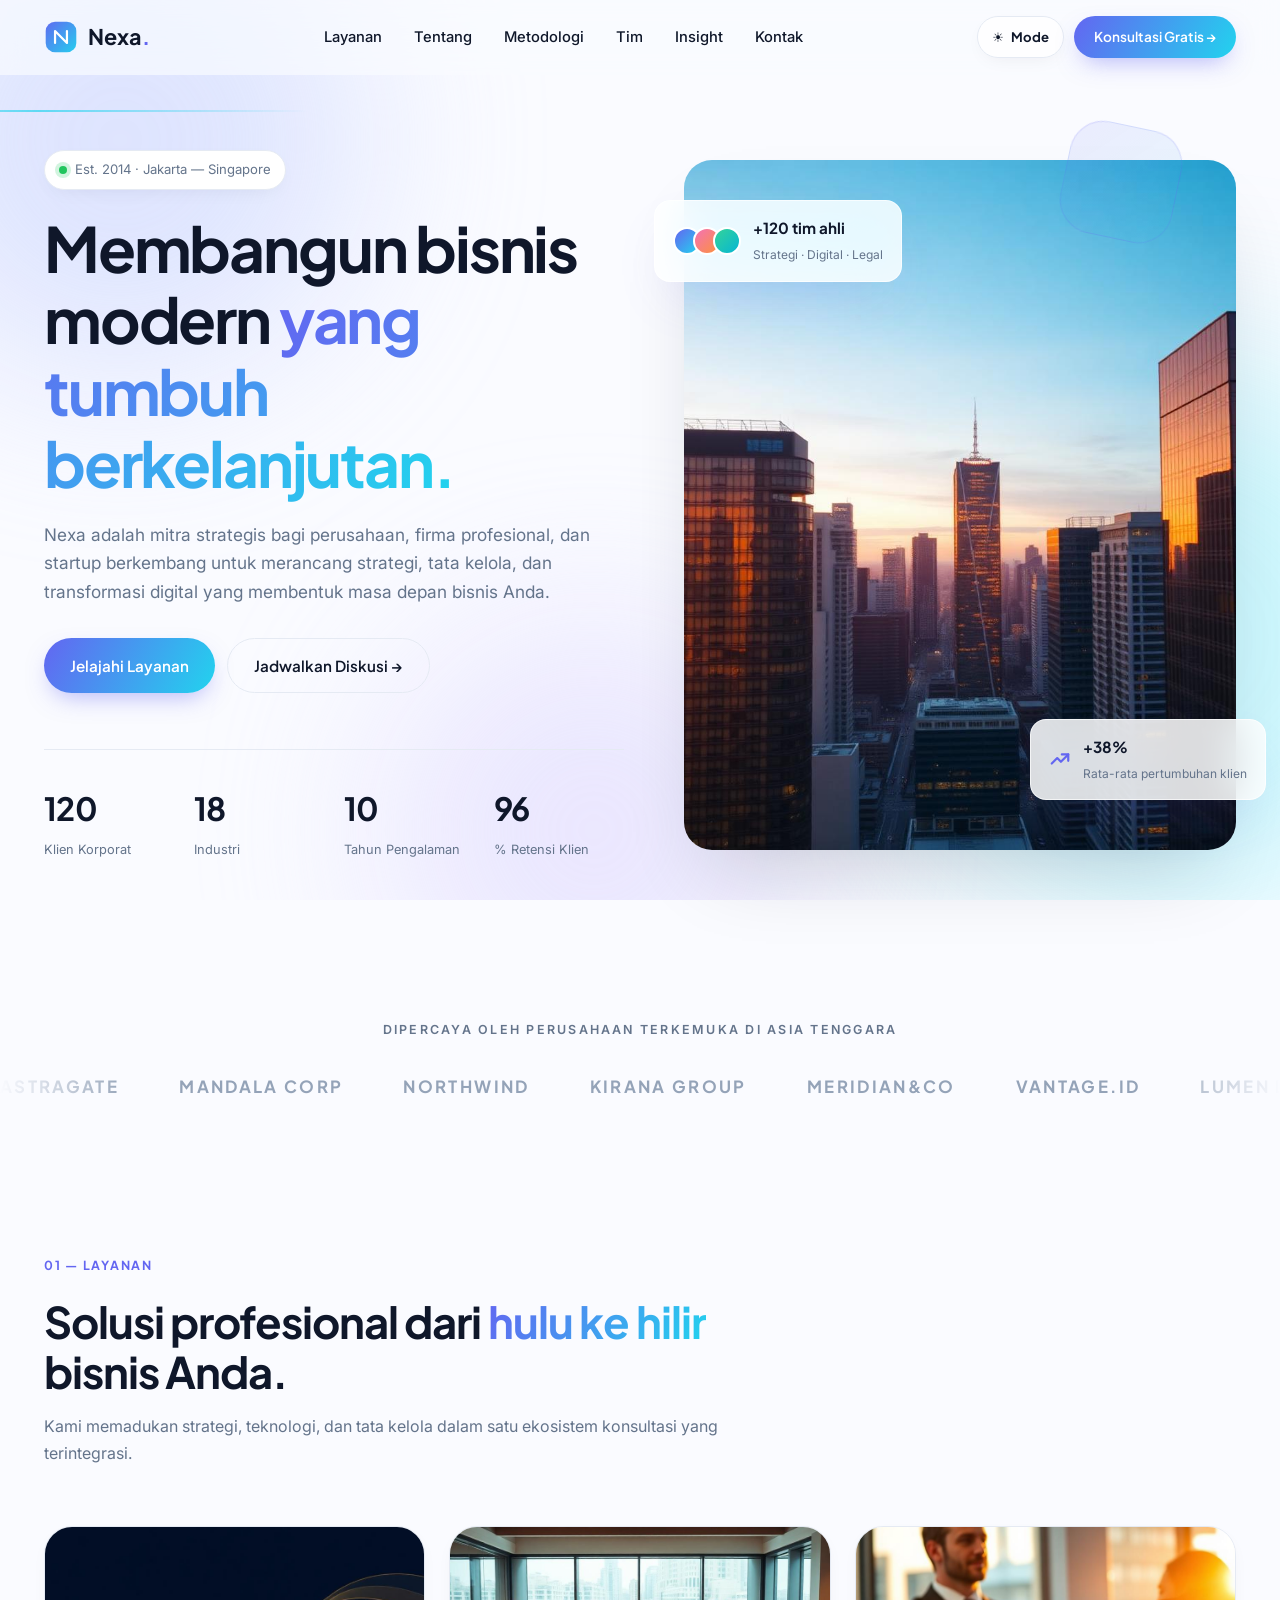
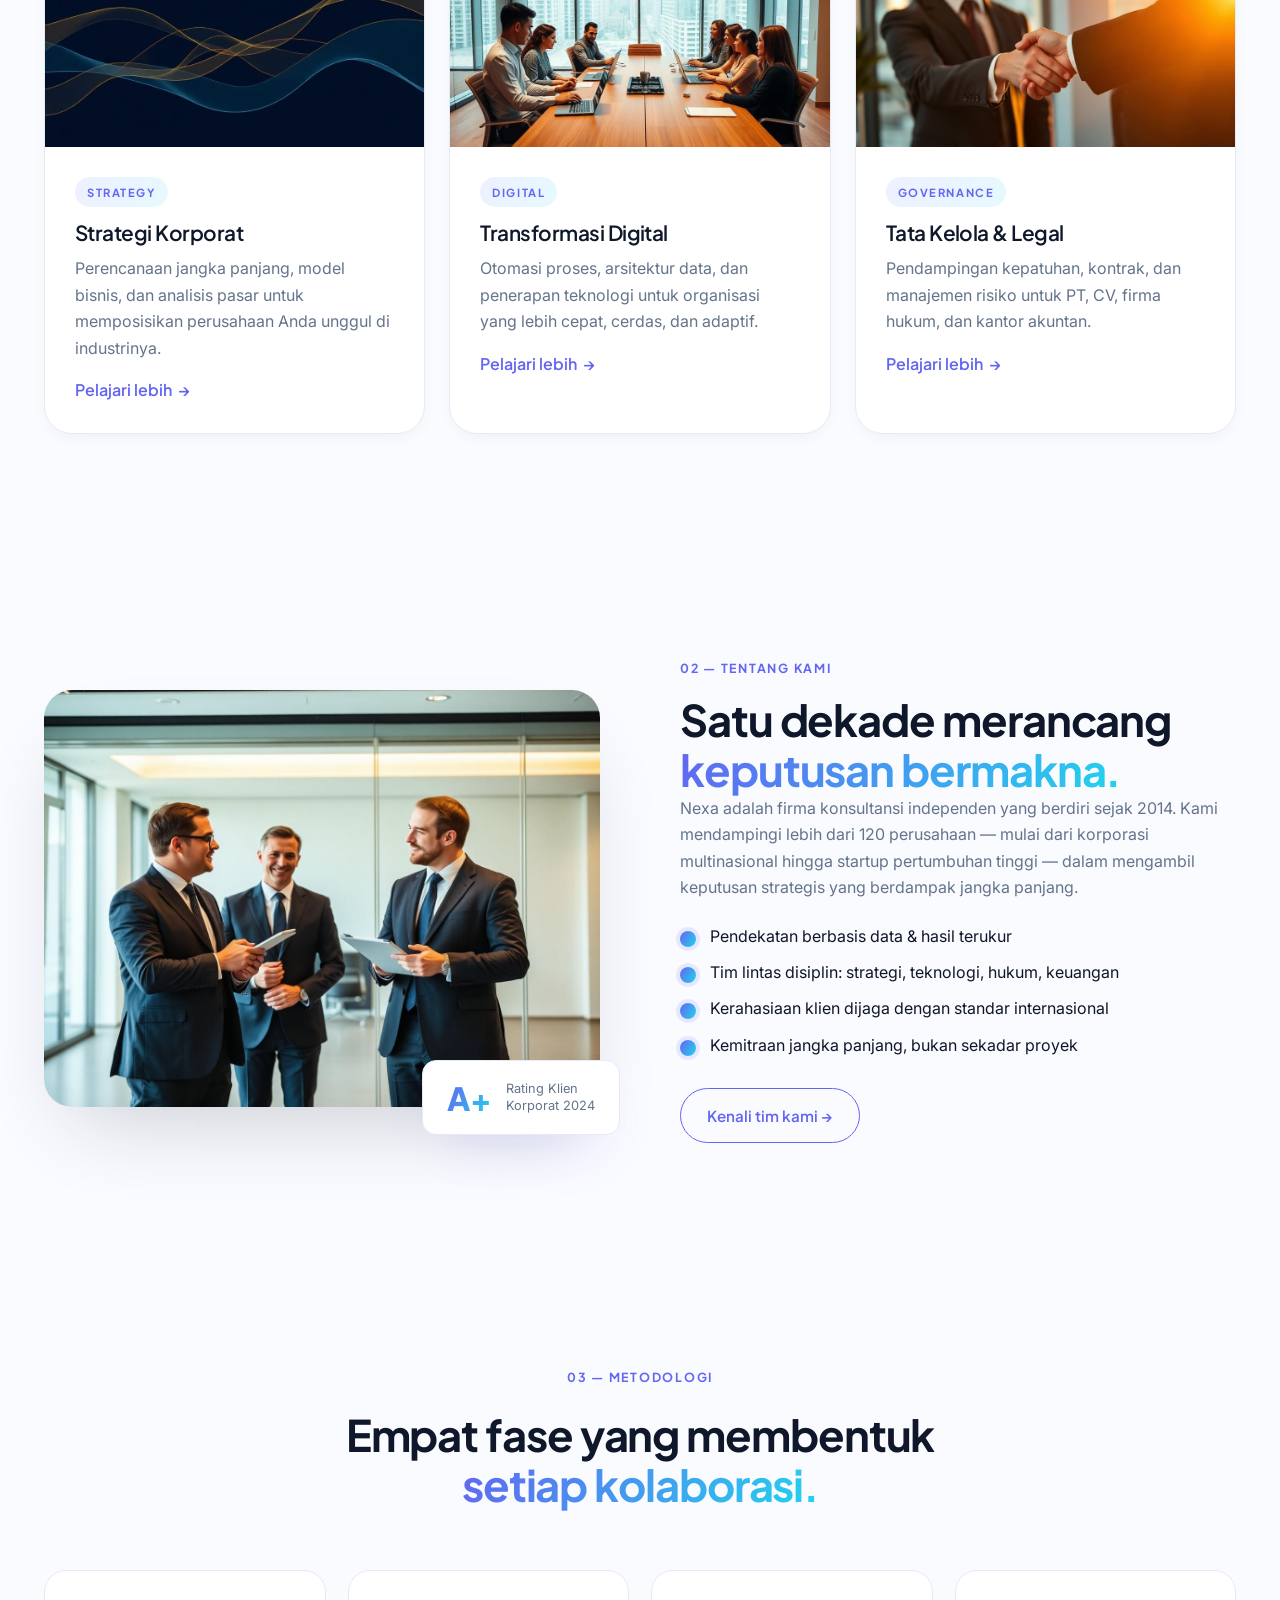
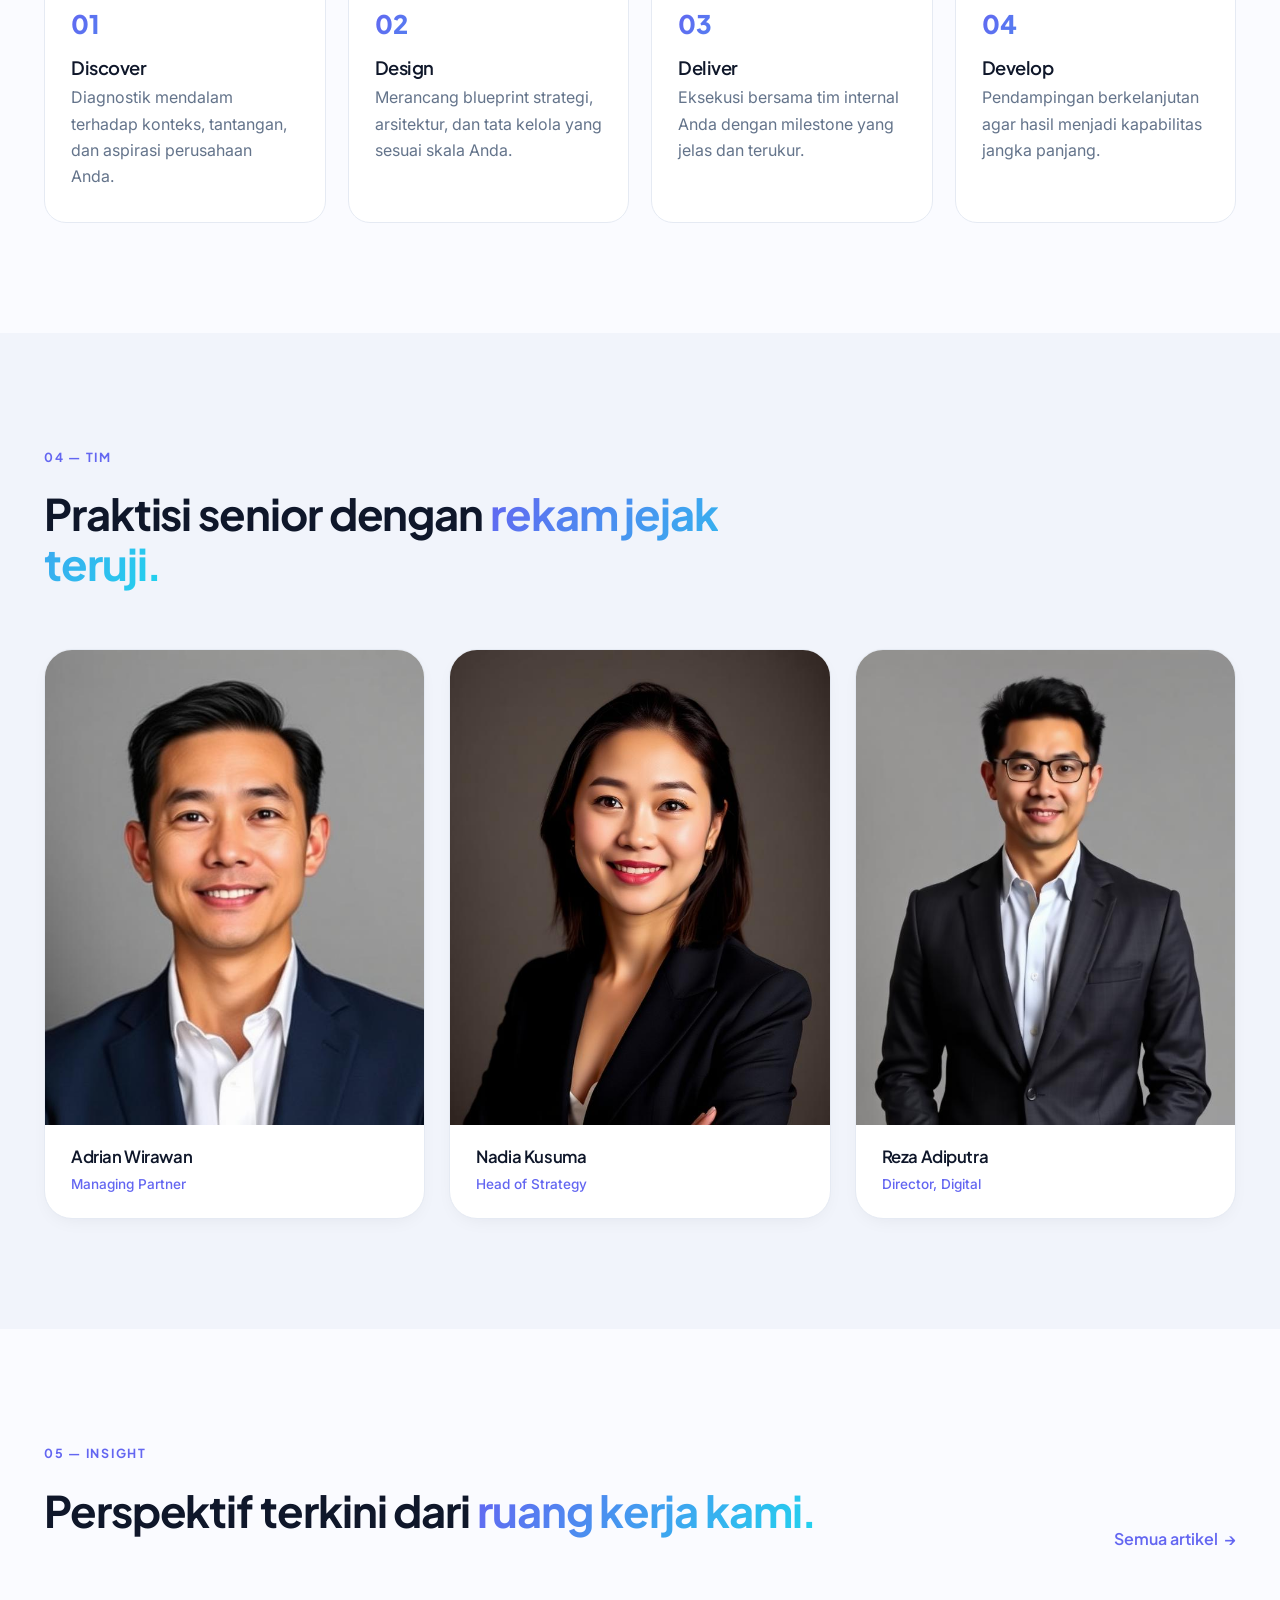
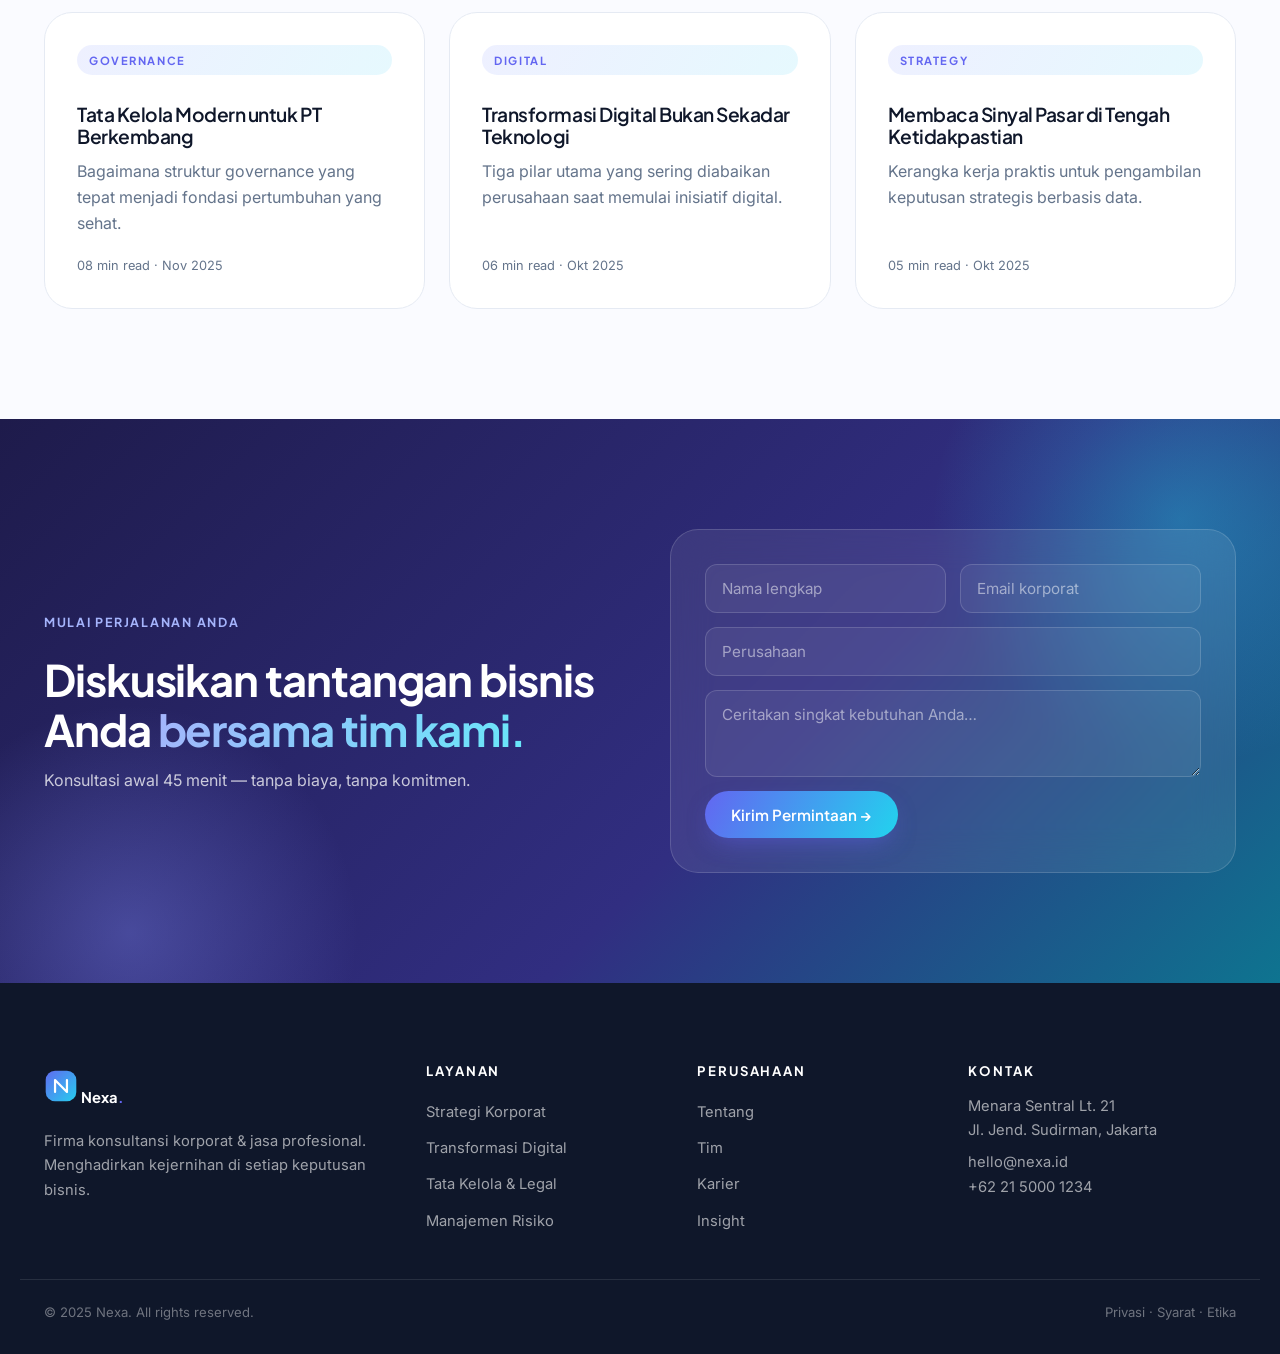
<file: versi 3/index.html>
<!DOCTYPE html>
<html lang="id">
<head>
<meta charset="UTF-8" />
<meta name="viewport" content="width=device-width, initial-scale=1.0" />
<title>Nexa — Korporat & Jasa Profesional</title>
<meta name="description" content="Mitra strategis untuk pertumbuhan bisnis, transformasi digital, dan tata kelola perusahaan modern." />
<link rel="preconnect" href="https://fonts.googleapis.com" />
<link rel="preconnect" href="https://fonts.gstatic.com" crossorigin />
<link href="https://fonts.googleapis.com/css2?family=Plus+Jakarta+Sans:wght@400;500;600;700;800&family=Inter:wght@300;400;500;600&display=swap" rel="stylesheet" />
<link rel="stylesheet" href="css/style.css" />
</head>
<body>

<!-- Background aurora blobs -->
<div class="aurora" aria-hidden="true">
  <span class="blob b1"></span>
  <span class="blob b2"></span>
  <span class="blob b3"></span>
</div>

<!-- ============ HEADER ============ -->
<header class="site-header">
  <div class="container nav">
    <a href="#" class="brand">
      <svg class="brand-mark" viewBox="0 0 40 40" fill="none" xmlns="http://www.w3.org/2000/svg">
        <defs>
          <linearGradient id="lg1" x1="0" y1="0" x2="40" y2="40" gradientUnits="userSpaceOnUse">
            <stop offset="0%" stop-color="#6366F1"/>
            <stop offset="100%" stop-color="#22D3EE"/>
          </linearGradient>
        </defs>
        <rect x="2" y="2" width="36" height="36" rx="11" fill="url(#lg1)"/>
        <path d="M13 27V13l14 14V13" stroke="white" stroke-width="2.6" stroke-linecap="round" stroke-linejoin="round"/>
      </svg>
      <span class="brand-name">Nexa<span>.</span></span>
    </a>
    <nav class="menu" id="mainMenu">
      <a href="#layanan">Layanan</a>
      <a href="#tentang">Tentang</a>
      <a href="#metodologi">Metodologi</a>
      <a href="#tim">Tim</a>
      <a href="#insight">Insight</a>
      <a href="#kontak">Kontak</a>
    </nav>
    <div class="nav-tools">
      <button class="mode-toggle" id="modeToggle" type="button" aria-label="Ubah mode gelap terang">
        <span class="sun">☀</span>
        <span class="moon">☾</span>
        <b>Mode</b>
      </button>
      <a href="#kontak" class="btn btn-primary btn-sm nav-consult">Konsultasi Gratis →</a>
      <button class="menu-toggle" id="menuToggle" type="button" aria-label="Buka menu">
        <span></span><span></span><span></span>
      </button>
    </div>
  </div>
</header>

<!-- ============ HERO ============ -->
<section class="hero">
  <div class="container hero-inner">
    <div class="hero-copy reveal">
      <span class="chip">
        <span class="dot"></span> Est. 2014 · Jakarta — Singapore
      </span>
      <h1 class="hero-title">
        Membangun bisnis modern
        <span class="grad">yang tumbuh berkelanjutan.</span>
      </h1>
      <p class="hero-sub">
        Nexa adalah mitra strategis bagi perusahaan, firma profesional, dan
        startup berkembang untuk merancang strategi, tata kelola, dan
        transformasi digital yang membentuk masa depan bisnis Anda.
      </p>
      <div class="hero-cta">
        <a href="#layanan" class="btn btn-primary">Jelajahi Layanan</a>
        <a href="#kontak" class="btn btn-ghost">Jadwalkan Diskusi →</a>
      </div>
      <div class="hero-stats">
        <div><strong data-count="120">0</strong><span>Klien Korporat</span></div>
        <div><strong data-count="18">0</strong><span>Industri</span></div>
        <div><strong data-count="10">0</strong><span>Tahun Pengalaman</span></div>
        <div><strong data-count="96">0</strong><span>% Retensi Klien</span></div>
      </div>
    </div>

    <div class="hero-visual reveal">
      <div class="hero-card tilt">
        <img src="images/hero.jpg" alt="Kota modern" />
        <div class="glass-badge float-a">
          <div class="mini-avatars">
            <span></span><span></span><span></span>
          </div>
          <div>
            <strong>+120 tim ahli</strong>
            <small>Strategi · Digital · Legal</small>
          </div>
        </div>
        <div class="glass-badge glass-badge-2 float-b">
          <svg width="22" height="22" viewBox="0 0 24 24" fill="none" stroke="currentColor" stroke-width="2.4" stroke-linecap="round" stroke-linejoin="round"><path d="M3 17l6-6 4 4 8-8"/><path d="M14 7h7v7"/></svg>
          <div>
            <strong>+38%</strong>
            <small>Rata-rata pertumbuhan klien</small>
          </div>
        </div>
      </div>
    </div>
  </div>
</section>

<!-- ============ LOGO MARQUEE ============ -->
<section class="logos">
  <div class="container">
    <p class="logos-title">Dipercaya oleh perusahaan terkemuka di Asia Tenggara</p>
  </div>
  <div class="marquee">
    <div class="marquee-track">
      <span>ASTRAGATE</span><span>MANDALA CORP</span><span>NORTHWIND</span>
      <span>KIRANA GROUP</span><span>MERIDIAN&amp;CO</span><span>VANTAGE.ID</span>
      <span>LUMEN LABS</span><span>ORBIT FINANCE</span>
      <!-- duplicate for seamless loop -->
      <span>ASTRAGATE</span><span>MANDALA CORP</span><span>NORTHWIND</span>
      <span>KIRANA GROUP</span><span>MERIDIAN&amp;CO</span><span>VANTAGE.ID</span>
      <span>LUMEN LABS</span><span>ORBIT FINANCE</span>
    </div>
  </div>
</section>

<!-- ============ LAYANAN ============ -->
<section id="layanan" class="section">
  <div class="container">
    <div class="section-head reveal">
      <span class="eyebrow">01 — Layanan</span>
      <h2>Solusi profesional dari <span class="grad">hulu ke hilir</span> bisnis Anda.</h2>
      <p>Kami memadukan strategi, teknologi, dan tata kelola dalam satu
        ekosistem konsultasi yang terintegrasi.</p>
    </div>

    <div class="services-grid">
      <article class="service-card reveal">
        <div class="service-img"><img src="images/service-strategy.jpg" alt="Strategi Korporat" /></div>
        <div class="service-body">
          <span class="tag">Strategy</span>
          <h3>Strategi Korporat</h3>
          <p>Perencanaan jangka panjang, model bisnis, dan analisis pasar
            untuk memposisikan perusahaan Anda unggul di industrinya.</p>
          <a href="#" class="link-arrow">Pelajari lebih <span>→</span></a>
        </div>
      </article>

      <article class="service-card reveal">
        <div class="service-img"><img src="images/service-consulting.jpg" alt="Transformasi Digital" /></div>
        <div class="service-body">
          <span class="tag">Digital</span>
          <h3>Transformasi Digital</h3>
          <p>Otomasi proses, arsitektur data, dan penerapan teknologi untuk
            organisasi yang lebih cepat, cerdas, dan adaptif.</p>
          <a href="#" class="link-arrow">Pelajari lebih <span>→</span></a>
        </div>
      </article>

      <article class="service-card reveal">
        <div class="service-img"><img src="images/service-legal.jpg" alt="Tata Kelola" /></div>
        <div class="service-body">
          <span class="tag">Governance</span>
          <h3>Tata Kelola &amp; Legal</h3>
          <p>Pendampingan kepatuhan, kontrak, dan manajemen risiko untuk PT,
            CV, firma hukum, dan kantor akuntan.</p>
          <a href="#" class="link-arrow">Pelajari lebih <span>→</span></a>
        </div>
      </article>
    </div>
  </div>
</section>

<!-- ============ TENTANG ============ -->
<section id="tentang" class="section">
  <div class="container about-grid">
    <div class="about-media reveal">
      <img src="images/about.jpg" alt="Tim konsultan profesional Nexa" />
      <div class="about-badge float-a">
        <strong>A+</strong>
        <span>Rating Klien<br />Korporat 2024</span>
      </div>
    </div>
    <div class="about-copy reveal">
      <span class="eyebrow">02 — Tentang Kami</span>
      <h2>Satu dekade merancang <span class="grad">keputusan bermakna.</span></h2>
      <p>Nexa adalah firma konsultansi independen yang berdiri sejak 2014.
        Kami mendampingi lebih dari 120 perusahaan — mulai dari korporasi
        multinasional hingga startup pertumbuhan tinggi — dalam mengambil
        keputusan strategis yang berdampak jangka panjang.</p>
      <ul class="checklist">
        <li>Pendekatan berbasis data &amp; hasil terukur</li>
        <li>Tim lintas disiplin: strategi, teknologi, hukum, keuangan</li>
        <li>Kerahasiaan klien dijaga dengan standar internasional</li>
        <li>Kemitraan jangka panjang, bukan sekadar proyek</li>
      </ul>
      <a href="#tim" class="btn btn-outline">Kenali tim kami →</a>
    </div>
  </div>
</section>

<!-- ============ METODOLOGI ============ -->
<section id="metodologi" class="section">
  <div class="container">
    <div class="section-head center reveal">
      <span class="eyebrow">03 — Metodologi</span>
      <h2>Empat fase yang membentuk <span class="grad">setiap kolaborasi.</span></h2>
    </div>

    <ol class="method-grid">
      <li class="reveal">
        <span class="method-num">01</span>
        <h3>Discover</h3>
        <p>Diagnostik mendalam terhadap konteks, tantangan, dan aspirasi
          perusahaan Anda.</p>
      </li>
      <li class="reveal">
        <span class="method-num">02</span>
        <h3>Design</h3>
        <p>Merancang blueprint strategi, arsitektur, dan tata kelola yang
          sesuai skala Anda.</p>
      </li>
      <li class="reveal">
        <span class="method-num">03</span>
        <h3>Deliver</h3>
        <p>Eksekusi bersama tim internal Anda dengan milestone yang jelas
          dan terukur.</p>
      </li>
      <li class="reveal">
        <span class="method-num">04</span>
        <h3>Develop</h3>
        <p>Pendampingan berkelanjutan agar hasil menjadi kapabilitas
          jangka panjang.</p>
      </li>
    </ol>
  </div>
</section>

<!-- ============ TIM ============ -->
<section id="tim" class="section section-soft">
  <div class="container">
    <div class="section-head reveal">
      <span class="eyebrow">04 — Tim</span>
      <h2>Praktisi senior dengan <span class="grad">rekam jejak teruji.</span></h2>
    </div>
    <div class="team-grid">
      <figure class="team-card reveal">
        <div class="team-img"><img src="images/team-1.jpg" alt="Adrian Wirawan" /></div>
        <figcaption>
          <h4>Adrian Wirawan</h4>
          <span>Managing Partner</span>
        </figcaption>
      </figure>
      <figure class="team-card reveal">
        <div class="team-img"><img src="images/team-2.jpg" alt="Nadia Kusuma" /></div>
        <figcaption>
          <h4>Nadia Kusuma</h4>
          <span>Head of Strategy</span>
        </figcaption>
      </figure>
      <figure class="team-card reveal">
        <div class="team-img"><img src="images/team-3.jpg" alt="Reza Adiputra" /></div>
        <figcaption>
          <h4>Reza Adiputra</h4>
          <span>Director, Digital</span>
        </figcaption>
      </figure>
    </div>
  </div>
</section>

<!-- ============ INSIGHT ============ -->
<section id="insight" class="section">
  <div class="container">
    <div class="section-head between reveal">
      <div>
        <span class="eyebrow">05 — Insight</span>
        <h2>Perspektif terkini dari <span class="grad">ruang kerja kami.</span></h2>
      </div>
      <a href="#" class="link-arrow">Semua artikel <span>→</span></a>
    </div>
    <div class="insight-grid">
      <article class="insight-card reveal">
        <span class="tag">Governance</span>
        <h3>Tata Kelola Modern untuk PT Berkembang</h3>
        <p>Bagaimana struktur governance yang tepat menjadi fondasi
          pertumbuhan yang sehat.</p>
        <span class="meta">08 min read · Nov 2025</span>
      </article>
      <article class="insight-card reveal">
        <span class="tag">Digital</span>
        <h3>Transformasi Digital Bukan Sekadar Teknologi</h3>
        <p>Tiga pilar utama yang sering diabaikan perusahaan saat memulai
          inisiatif digital.</p>
        <span class="meta">06 min read · Okt 2025</span>
      </article>
      <article class="insight-card reveal">
        <span class="tag">Strategy</span>
        <h3>Membaca Sinyal Pasar di Tengah Ketidakpastian</h3>
        <p>Kerangka kerja praktis untuk pengambilan keputusan strategis
          berbasis data.</p>
        <span class="meta">05 min read · Okt 2025</span>
      </article>
    </div>
  </div>
</section>

<!-- ============ CTA ============ -->
<section id="kontak" class="cta">
  <div class="container cta-inner">
    <div class="reveal">
      <span class="eyebrow light">Mulai Perjalanan Anda</span>
      <h2>Diskusikan tantangan bisnis Anda <span class="grad-light">bersama tim kami.</span></h2>
      <p>Konsultasi awal 45 menit — tanpa biaya, tanpa komitmen.</p>
    </div>
    <form class="cta-form reveal" onsubmit="event.preventDefault(); alert('Terima kasih, tim kami akan menghubungi Anda.');">
      <div class="row">
        <input type="text" placeholder="Nama lengkap" required />
        <input type="email" placeholder="Email korporat" required />
      </div>
      <input type="text" placeholder="Perusahaan" />
      <textarea rows="3" placeholder="Ceritakan singkat kebutuhan Anda…"></textarea>
      <button type="submit" class="btn btn-primary">Kirim Permintaan →</button>
    </form>
  </div>
</section>

<!-- ============ FOOTER ============ -->
<footer class="site-footer">
  <div class="container footer-grid">
    <div>
      <a href="#" class="brand">
        <svg class="brand-mark" viewBox="0 0 40 40" fill="none">
          <rect x="2" y="2" width="36" height="36" rx="11" fill="url(#lg1)"/>
          <path d="M13 27V13l14 14V13" stroke="white" stroke-width="2.6" stroke-linecap="round" stroke-linejoin="round"/>
        </svg>
        <span class="brand-name">Nexa<span>.</span></span>
      </a>
      <p class="footer-tag">Firma konsultansi korporat &amp; jasa profesional.
        Menghadirkan kejernihan di setiap keputusan bisnis.</p>
    </div>
    <div>
      <h5>Layanan</h5>
      <a href="#">Strategi Korporat</a>
      <a href="#">Transformasi Digital</a>
      <a href="#">Tata Kelola &amp; Legal</a>
      <a href="#">Manajemen Risiko</a>
    </div>
    <div>
      <h5>Perusahaan</h5>
      <a href="#">Tentang</a>
      <a href="#">Tim</a>
      <a href="#">Karier</a>
      <a href="#">Insight</a>
    </div>
    <div>
      <h5>Kontak</h5>
      <p>Menara Sentral Lt. 21<br />Jl. Jend. Sudirman, Jakarta</p>
      <p>hello@nexa.id<br />+62 21 5000 1234</p>
    </div>
  </div>
  <div class="container footer-bottom">
    <span>© 2025 Nexa. All rights reserved.</span>
    <span>Privasi · Syarat · Etika</span>
  </div>
</footer>

<script>
  // Scroll reveal
  const io = new IntersectionObserver((entries) => {
    entries.forEach(e => {
      if (e.isIntersecting) {
        e.target.classList.add('in');
        io.unobserve(e.target);
      }
    });
  }, { threshold: 0.12 });
  document.querySelectorAll('.reveal').forEach(el => io.observe(el));

  // Animated counters
  const counters = document.querySelectorAll('[data-count]');
  const cio = new IntersectionObserver((entries) => {
    entries.forEach(e => {
      if (!e.isIntersecting) return;
      const el = e.target;
      const target = +el.dataset.count;
      const dur = 1400; const start = performance.now();
      const tick = (now) => {
        const p = Math.min((now - start) / dur, 1);
        const eased = 1 - Math.pow(1 - p, 3);
        el.textContent = Math.floor(target * eased);
        if (p < 1) requestAnimationFrame(tick);
        else el.textContent = target;
      };
      requestAnimationFrame(tick);
      cio.unobserve(el);
    });
  }, { threshold: 0.5 });
  counters.forEach(c => cio.observe(c));

  // Header shadow on scroll
  const header = document.querySelector('.site-header');
  window.addEventListener('scroll', () => {
    header.classList.toggle('scrolled', window.scrollY > 20);
  });

  // Tilt effect
  document.querySelectorAll('.tilt').forEach(card => {
    card.addEventListener('mousemove', (e) => {
      const r = card.getBoundingClientRect();
      const x = (e.clientX - r.left) / r.width - 0.5;
      const y = (e.clientY - r.top) / r.height - 0.5;
      card.style.transform = `perspective(1000px) rotateY(${x*6}deg) rotateX(${-y*6}deg)`;
    });
    card.addEventListener('mouseleave', () => card.style.transform = '');
  });

  // Dark/light mode
  const modeToggle = document.querySelector('#modeToggle');
  const savedTheme = localStorage.getItem('nexa-theme');
  if (savedTheme === 'dark') document.body.classList.add('dark-mode');

  modeToggle?.addEventListener('click', () => {
    document.body.classList.toggle('dark-mode');
    localStorage.setItem('nexa-theme', document.body.classList.contains('dark-mode') ? 'dark' : 'light');
  });

  // Mobile menu
  const menuToggle = document.querySelector('#menuToggle');
  const mainMenu = document.querySelector('#mainMenu');
  menuToggle?.addEventListener('click', () => {
    mainMenu?.classList.toggle('open');
    menuToggle.classList.toggle('active');
  });
  mainMenu?.querySelectorAll('a').forEach(link => {
    link.addEventListener('click', () => {
      mainMenu.classList.remove('open');
      menuToggle?.classList.remove('active');
    });
  });

  // Slight stagger on reveal
  document.querySelectorAll('.services-grid .reveal, .team-grid .reveal, .insight-grid .reveal, .method-grid .reveal').forEach((el, i) => {
    el.style.transitionDelay = `${Math.min(i % 4, 3) * 80}ms`;
  });

</script>

</body>
</html>
</file>
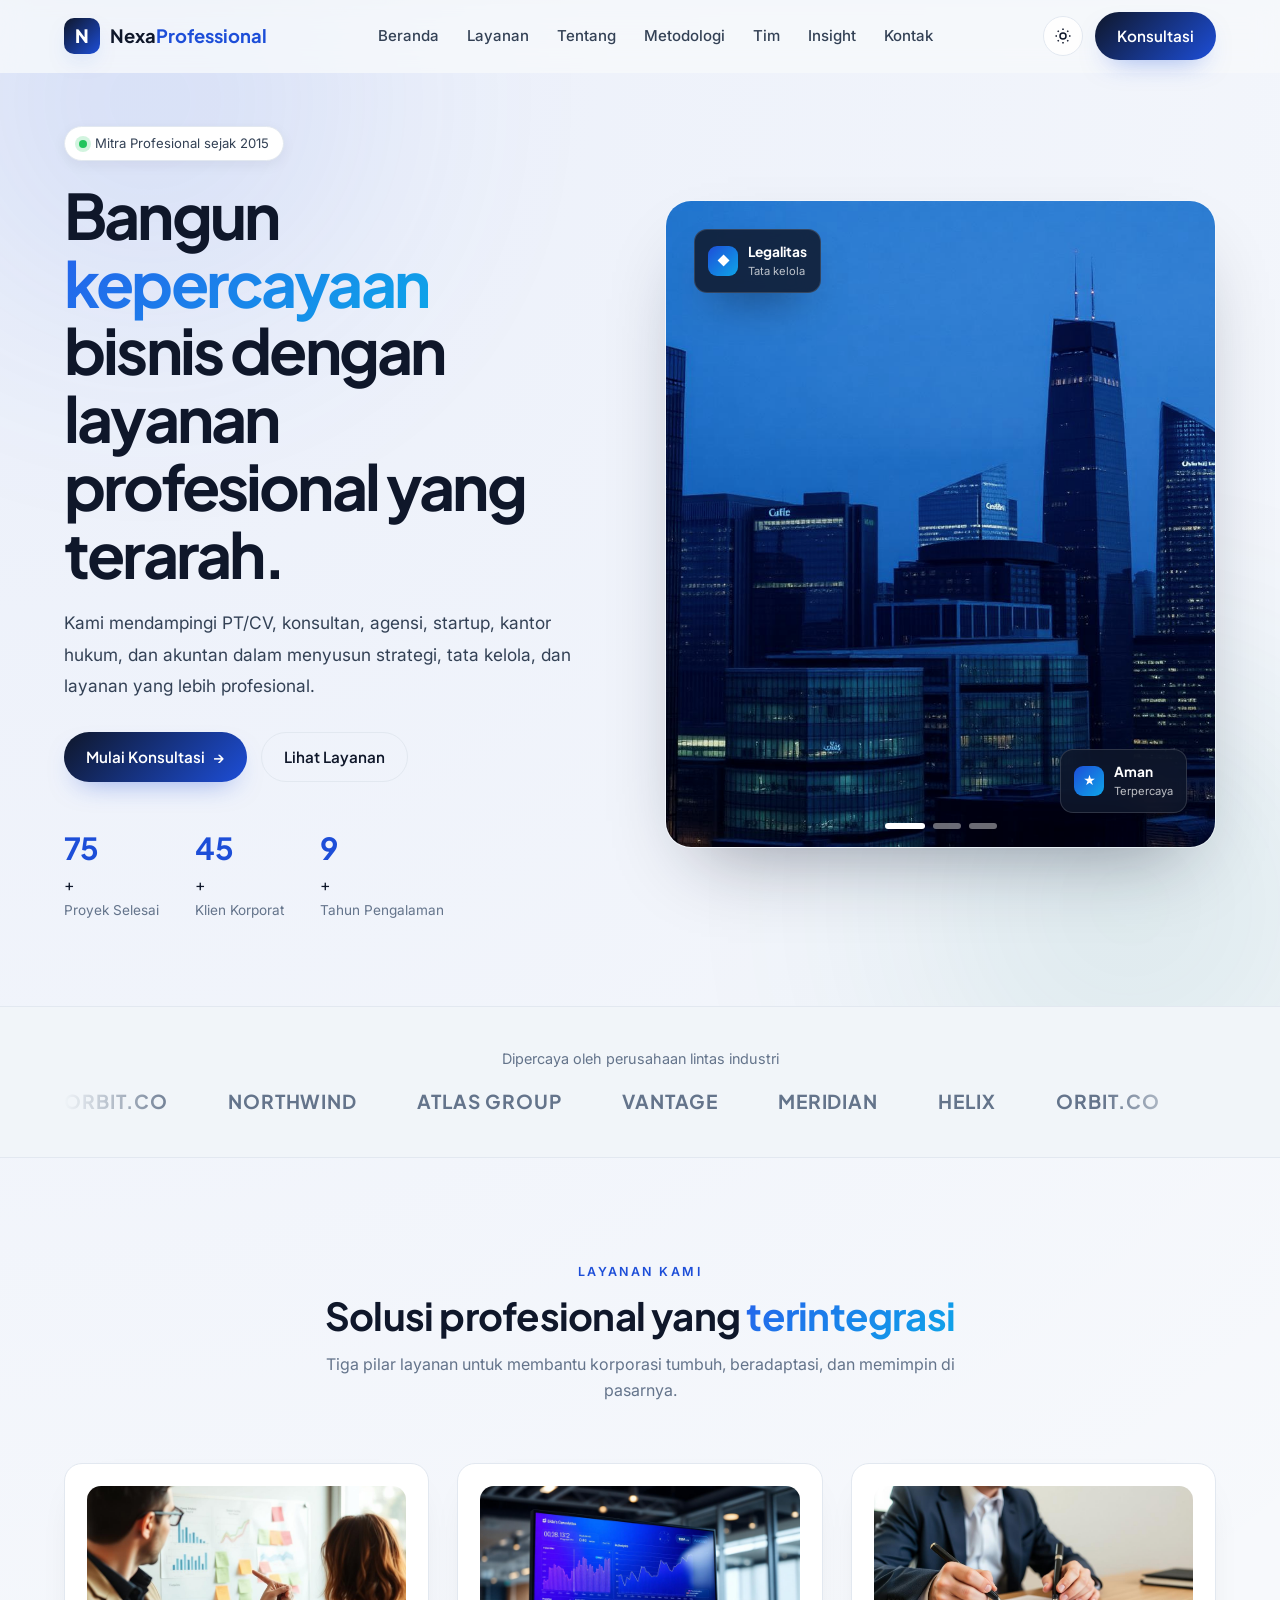
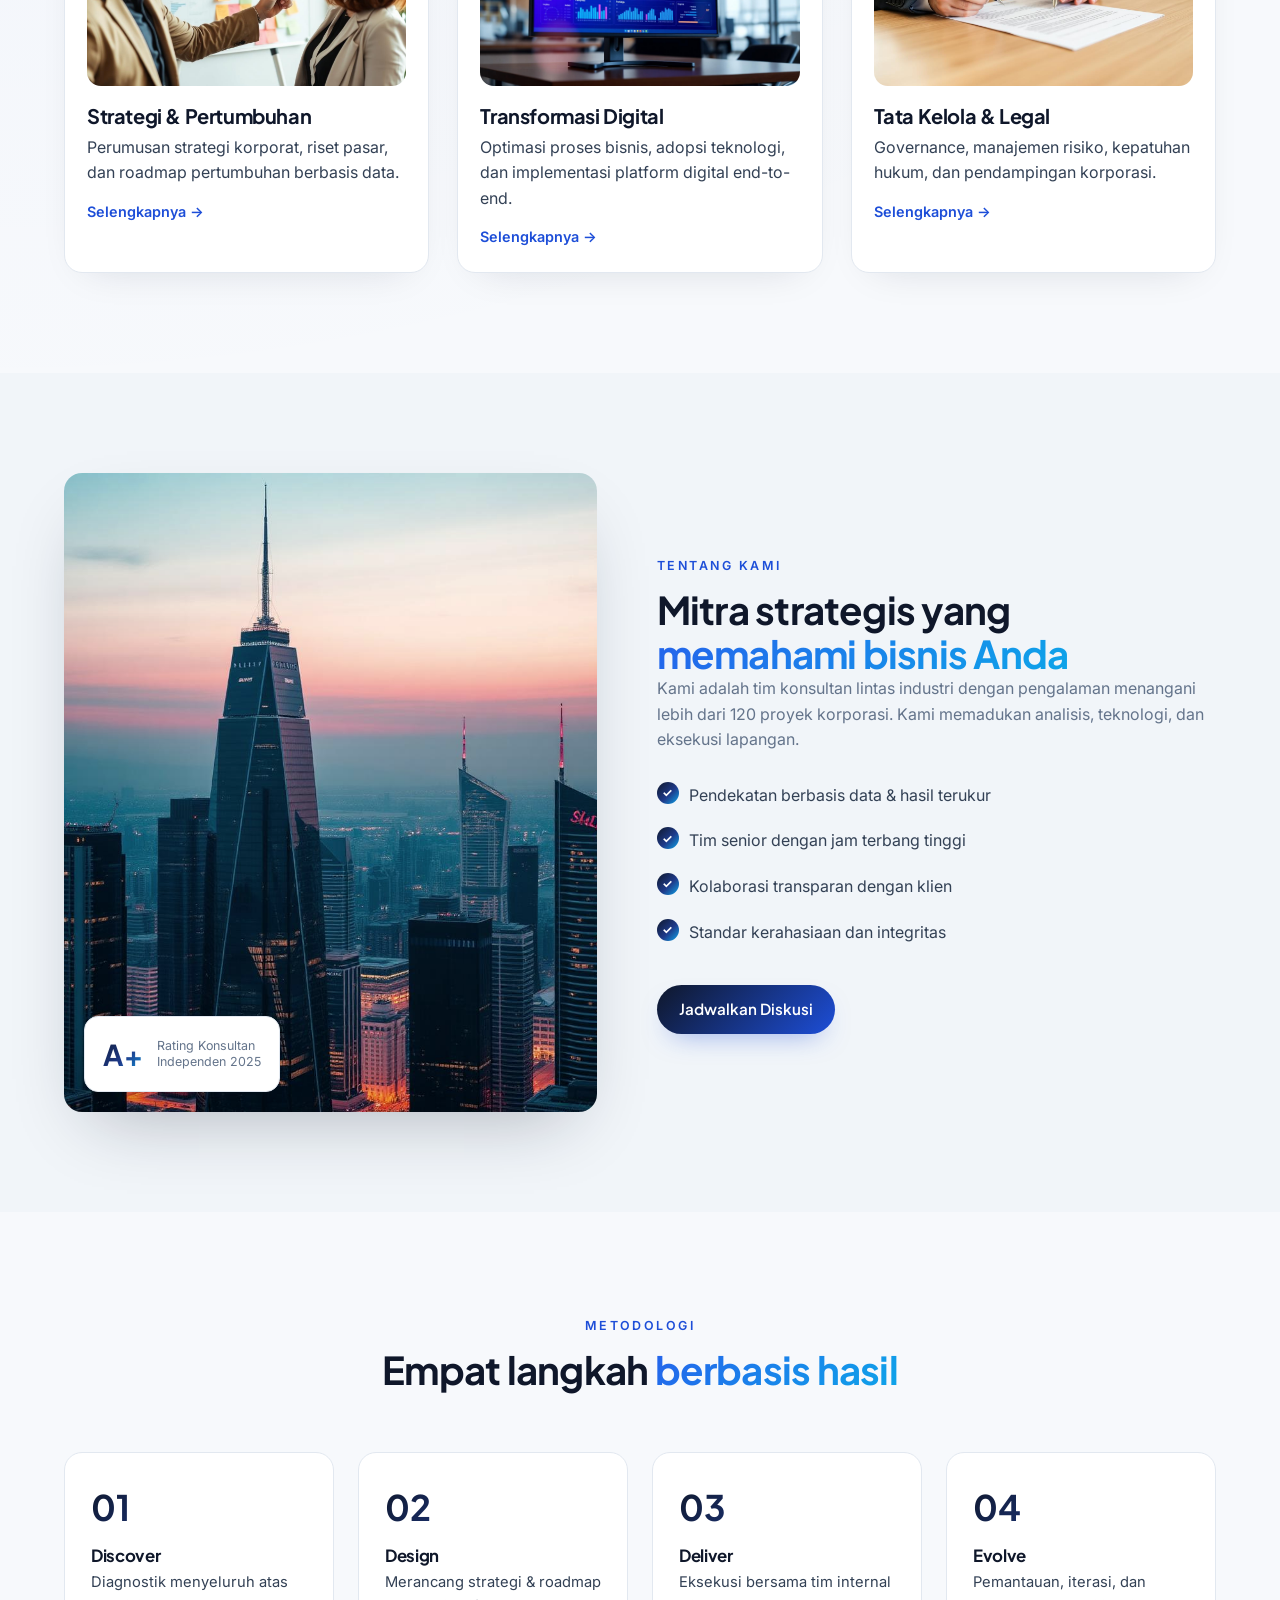
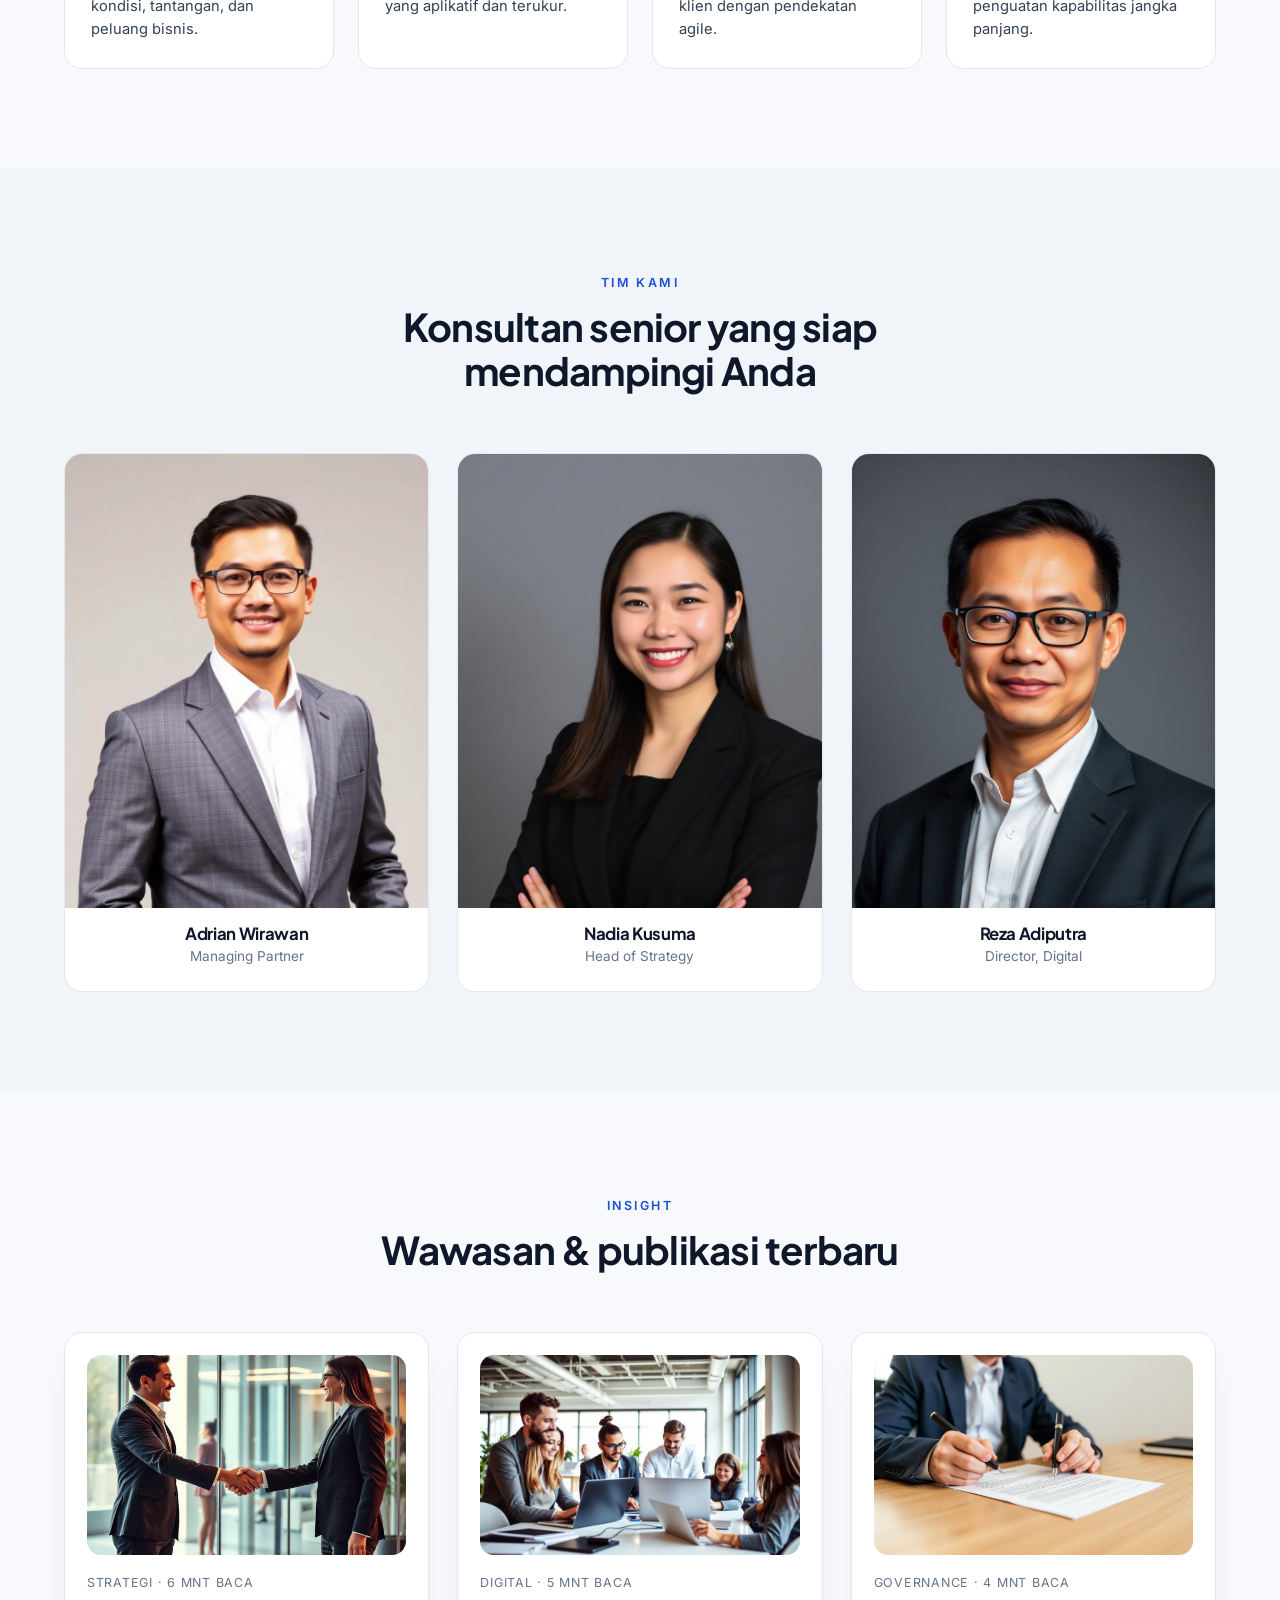
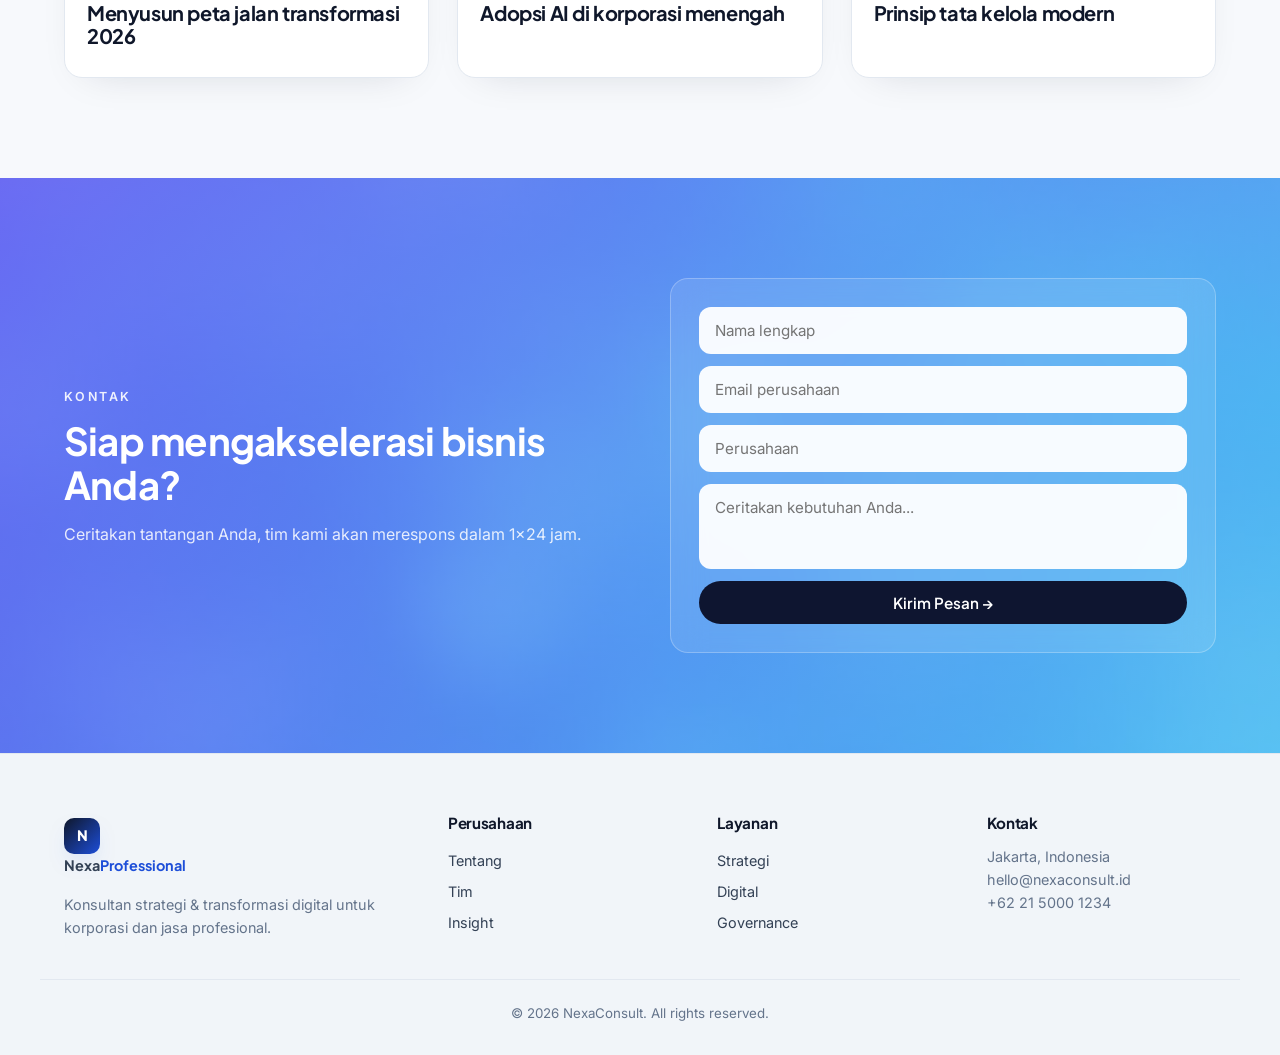
<file: versi 4/index.html>
<!DOCTYPE html>
<html lang="id">
<head>
<meta charset="UTF-8" />
<meta name="viewport" content="width=device-width, initial-scale=1.0" />
<title>NexaConsult — Korporat & Jasa Profesional</title>
<meta name="description" content="Konsultan strategi, transformasi digital, dan tata kelola untuk perusahaan modern." />
<link rel="preconnect" href="https://fonts.googleapis.com" />
<link rel="preconnect" href="https://fonts.gstatic.com" crossorigin />
<link href="https://fonts.googleapis.com/css2?family=Plus+Jakarta+Sans:wght@400;500;600;700;800&family=Inter:wght@400;500;600&display=swap" rel="stylesheet" />
<link rel="stylesheet" href="css/style.css" />
</head>
<body>

<!-- NAVBAR -->
<header class="nav" id="nav">
  <div class="container nav-inner">
    <a href="#home" class="logo">
      <span class="logo-mark"><span>N</span></span>
      <span class="logo-text">Nexa<b>Professional</b></span>
    </a>
    <nav class="nav-links" id="navLinks">
      <a href="#home">Beranda</a>
      <a href="#layanan">Layanan</a>
      <a href="#tentang">Tentang</a>
      <a href="#metode">Metodologi</a>
      <a href="#tim">Tim</a>
      <a href="#insight">Insight</a>
      <a href="#kontak">Kontak</a>
    </nav>
    <div class="nav-actions">
      <button class="theme-toggle" id="themeToggle" aria-label="Ganti tema">
        <svg class="ic-sun" viewBox="0 0 24 24" fill="none" stroke="currentColor" stroke-width="2"><circle cx="12" cy="12" r="4"/><path d="M12 2v2M12 20v2M4.93 4.93l1.41 1.41M17.66 17.66l1.41 1.41M2 12h2M20 12h2M4.93 19.07l1.41-1.41M17.66 6.34l1.41-1.41"/></svg>
        <svg class="ic-moon" viewBox="0 0 24 24" fill="none" stroke="currentColor" stroke-width="2"><path d="M21 12.79A9 9 0 1 1 11.21 3 7 7 0 0 0 21 12.79z"/></svg>
      </button>
      <a href="#kontak" class="btn btn-primary hide-sm">Konsultasi</a>
      <button class="burger" id="burger" aria-label="Menu">
        <span></span><span></span><span></span>
      </button>
    </div>
  </div>
</header>

<!-- MOBILE MENU -->
<div class="mobile-menu" id="mobileMenu">
  <a href="#home">Beranda</a>
  <a href="#layanan">Layanan</a>
  <a href="#tentang">Tentang</a>
  <a href="#metode">Metodologi</a>
  <a href="#tim">Tim</a>
  <a href="#insight">Insight</a>
  <a href="#kontak">Kontak</a>
  <a href="#kontak" class="btn btn-primary">Konsultasi</a>
</div>

<!-- HERO with left image slider -->
<section class="hero" id="home">
  <div class="aurora a1"></div>
  <div class="aurora a2"></div>
  <div class="container hero-grid">
    <div class="hero-copy reveal">
      <span class="chip"><span class="dot"></span> Mitra Profesional sejak 2015</span>
      <h1>Bangun <span class="grad">kepercayaan</span> bisnis dengan layanan profesional yang terarah.</h1>
      <p class="lead">Kami mendampingi PT/CV, konsultan, agensi, startup, kantor hukum, dan akuntan dalam menyusun strategi, tata kelola, dan layanan yang lebih profesional.</p>
      <div class="hero-cta">
        <a href="#kontak" class="btn btn-primary">Mulai Konsultasi <span>→</span></a>
        <a href="#layanan" class="btn btn-ghost">Lihat Layanan</a>
      </div>
      <div class="hero-stats">
        <div><b data-count="120">0</b>+<span>Proyek Selesai</span></div>
        <div><b data-count="45">0</b>+<span>Klien Korporat</span></div>
        <div><b data-count="9">0</b>+<span>Tahun Pengalaman</span></div>
      </div>
    </div>
    <div class="hero-slider reveal">
      <div class="slides" id="slides">
        <div class="slide active"><img src="images/hero-1.jpg" alt="Skyline korporat" /></div>
        <div class="slide"><img src="images/hero-2.jpg" alt="Tim konsultan" /></div>
        <div class="slide"><img src="images/hero-3.jpg" alt="Dashboard analitik" /></div>
      </div>
      <div class="slider-dots" id="dots"></div>
      <div class="floating-card f1">
        <div class="fc-ic">◆</div>
        <div><b>Legalitas</b><span>Tata kelola</span></div>
      </div>
      <div class="floating-card f2">
        <div class="fc-ic">★</div>
        <div><b>Aman</b><span>Terpercaya</span></div>
      </div>
    </div>
  </div>
</section>

<!-- CLIENT LOGOS MARQUEE -->
<section class="marquee-wrap reveal">
  <div class="container">
    <p class="muted center small">Dipercaya oleh perusahaan lintas industri</p>
    <div class="marquee">
      <div class="marquee-track">
        <span>ORBIT.CO</span><span>NORTHWIND</span><span>ATLAS GROUP</span><span>VANTAGE</span><span>MERIDIAN</span><span>HELIX</span><span>ORBIT.CO</span><span>NORTHWIND</span><span>ATLAS GROUP</span><span>VANTAGE</span><span>MERIDIAN</span><span>HELIX</span>
      </div>
    </div>
  </div>
</section>

<!-- LAYANAN -->
<section class="section" id="layanan">
  <div class="container">
    <div class="section-head reveal">
      <span class="kicker">Layanan Kami</span>
      <h2>Solusi profesional yang <span class="grad">terintegrasi</span></h2>
      <p class="muted">Tiga pilar layanan untuk membantu korporasi tumbuh, beradaptasi, dan memimpin di pasarnya.</p>
    </div>
    <div class="grid-3">
      <article class="card reveal">
        <div class="card-img"><img src="images/service-2.jpg" alt="Strategi bisnis" /></div>
        <h3>Strategi & Pertumbuhan</h3>
        <p>Perumusan strategi korporat, riset pasar, dan roadmap pertumbuhan berbasis data.</p>
        <a class="link" href="#">Selengkapnya →</a>
      </article>
      <article class="card reveal">
        <div class="card-img"><img src="images/hero-3.jpg" alt="Transformasi digital" /></div>
        <h3>Transformasi Digital</h3>
        <p>Optimasi proses bisnis, adopsi teknologi, dan implementasi platform digital end-to-end.</p>
        <a class="link" href="#">Selengkapnya →</a>
      </article>
      <article class="card reveal">
        <div class="card-img"><img src="images/service-3.jpg" alt="Tata kelola" /></div>
        <h3>Tata Kelola & Legal</h3>
        <p>Governance, manajemen risiko, kepatuhan hukum, dan pendampingan korporasi.</p>
        <a class="link" href="#">Selengkapnya →</a>
      </article>
    </div>
  </div>
</section>

<!-- TENTANG -->
<section class="section alt" id="tentang">
  <div class="container about-grid">
    <div class="about-img reveal">
      <img src="images/about.jpg" alt="Skyline perusahaan" />
      <div class="badge-float">
        <b>A+</b><span>Rating Konsultan<br/>Independen 2025</span>
      </div>
    </div>
    <div class="reveal">
      <span class="kicker">Tentang Kami</span>
      <h2>Mitra strategis yang <span class="grad">memahami bisnis Anda</span></h2>
      <p class="muted">Kami adalah tim konsultan lintas industri dengan pengalaman menangani lebih dari 120 proyek korporasi. Kami memadukan analisis, teknologi, dan eksekusi lapangan.</p>
      <ul class="check-list">
        <li>Pendekatan berbasis data & hasil terukur</li>
        <li>Tim senior dengan jam terbang tinggi</li>
        <li>Kolaborasi transparan dengan klien</li>
        <li>Standar kerahasiaan dan integritas</li>
      </ul>
      <a href="#kontak" class="btn btn-primary">Jadwalkan Diskusi</a>
    </div>
  </div>
</section>

<!-- METODOLOGI -->
<section class="section" id="metode">
  <div class="container">
    <div class="section-head reveal">
      <span class="kicker">Metodologi</span>
      <h2>Empat langkah <span class="grad">berbasis hasil</span></h2>
    </div>
    <div class="grid-4">
      <div class="step reveal"><b>01</b><h4>Discover</h4><p>Diagnostik menyeluruh atas kondisi, tantangan, dan peluang bisnis.</p></div>
      <div class="step reveal"><b>02</b><h4>Design</h4><p>Merancang strategi & roadmap yang aplikatif dan terukur.</p></div>
      <div class="step reveal"><b>03</b><h4>Deliver</h4><p>Eksekusi bersama tim internal klien dengan pendekatan agile.</p></div>
      <div class="step reveal"><b>04</b><h4>Evolve</h4><p>Pemantauan, iterasi, dan penguatan kapabilitas jangka panjang.</p></div>
    </div>
  </div>
</section>

<!-- TIM -->
<section class="section alt" id="tim">
  <div class="container">
    <div class="section-head reveal">
      <span class="kicker">Tim Kami</span>
      <h2>Konsultan senior yang siap mendampingi Anda</h2>
    </div>
    <div class="grid-3">
      <div class="team reveal">
        <img src="images/team-1.jpg" alt="Adrian Wirawan"/>
        <h4>Adrian Wirawan</h4><span>Managing Partner</span>
      </div>
      <div class="team reveal">
        <img src="images/team-2.jpg" alt="Nadia Kusuma"/>
        <h4>Nadia Kusuma</h4><span>Head of Strategy</span>
      </div>
      <div class="team reveal">
        <img src="images/team-3.jpg" alt="Reza Adiputra"/>
        <h4>Reza Adiputra</h4><span>Director, Digital</span>
      </div>
    </div>
  </div>
</section>

<!-- INSIGHT -->
<section class="section" id="insight">
  <div class="container">
    <div class="section-head reveal">
      <span class="kicker">Insight</span>
      <h2>Wawasan & publikasi terbaru</h2>
    </div>
    <div class="grid-3">
      <article class="card reveal">
        <div class="card-img"><img src="images/service-1.jpg" alt=""/></div>
        <span class="meta">Strategi · 6 mnt baca</span>
        <h3>Menyusun peta jalan transformasi 2026</h3>
      </article>
      <article class="card reveal">
        <div class="card-img"><img src="images/hero-2.jpg" alt=""/></div>
        <span class="meta">Digital · 5 mnt baca</span>
        <h3>Adopsi AI di korporasi menengah</h3>
      </article>
      <article class="card reveal">
        <div class="card-img"><img src="images/service-3.jpg" alt=""/></div>
        <span class="meta">Governance · 4 mnt baca</span>
        <h3>Prinsip tata kelola modern</h3>
      </article>
    </div>
  </div>
</section>

<!-- CTA / KONTAK -->
<section class="cta" id="kontak" style="background-image:url('images/cta.jpg')">
  <div class="cta-overlay"></div>
  <div class="container cta-grid">
    <div class="reveal">
      <span class="kicker light">Kontak</span>
      <h2>Siap mengakselerasi bisnis Anda?</h2>
      <p>Ceritakan tantangan Anda, tim kami akan merespons dalam 1×24 jam.</p>
    </div>
    <form class="cta-form reveal" onsubmit="event.preventDefault(); alert('Terima kasih! Pesan Anda telah dikirim.');">
      <input type="text" placeholder="Nama lengkap" required />
      <input type="email" placeholder="Email perusahaan" required />
      <input type="text" placeholder="Perusahaan" />
      <textarea rows="3" placeholder="Ceritakan kebutuhan Anda..." required></textarea>
      <button class="btn btn-primary" type="submit">Kirim Pesan →</button>
    </form>
  </div>
</section>

<!-- FOOTER -->
<footer class="footer">
  <div class="container footer-grid">
    <div>
      <a href="#home" class="logo">
        <span class="logo-mark"><span>N</span></span>
        <span class="logo-text">Nexa<b>Professional</b></span>
      </a>
      <p class="muted small">Konsultan strategi & transformasi digital untuk korporasi dan jasa profesional.</p>
    </div>
    <div>
      <h5>Perusahaan</h5>
      <a href="#tentang">Tentang</a><a href="#tim">Tim</a><a href="#insight">Insight</a>
    </div>
    <div>
      <h5>Layanan</h5>
      <a href="#layanan">Strategi</a><a href="#layanan">Digital</a><a href="#layanan">Governance</a>
    </div>
    <div>
      <h5>Kontak</h5>
      <p class="muted small">Jakarta, Indonesia<br/>hello@nexaconsult.id<br/>+62 21 5000 1234</p>
    </div>
  </div>
  <div class="container copyr"><small>© 2026 NexaConsult. All rights reserved.</small></div>
</footer>

<script src="js/main.js"></script>
</body>
</html>
</file>
<file: versi 3/css/style.css>
/* =========================================================
   Nexa — Korporat & Jasa Profesional (Modern Edition)
   Palet: Indigo · Cyan · Cloud White · Slate
   Font: Plus Jakarta Sans + Inter (natural, modern)
   ========================================================= */

:root {
  --bg: #FAFBFF;
  --bg-2: #F1F4FB;
  --surface: #ffffff;
  --text: #0F172A;         /* Slate 900 — kontras, bukan hitam */
  --muted: #64748B;        /* Slate 500 */
  --border: #E5EAF3;

  --primary: #6366F1;      /* Indigo 500 */
  --primary-2: #818CF8;
  --accent: #22D3EE;       /* Cyan 400 */
  --accent-2: #06B6D4;

  --grad: linear-gradient(120deg, #6366F1 0%, #22D3EE 100%);
  --grad-soft: linear-gradient(120deg, #EEF0FF 0%, #E6F9FE 100%);

  --font-sans: 'Plus Jakarta Sans', system-ui, -apple-system, sans-serif;
  --font-body: 'Inter', system-ui, sans-serif;

  --radius: 14px;
  --radius-lg: 22px;
  --radius-xl: 28px;
  --shadow-sm: 0 6px 20px -8px rgba(15, 23, 42, 0.08);
  --shadow-md: 0 24px 60px -24px rgba(99, 102, 241, 0.28);
  --shadow-lg: 0 40px 80px -30px rgba(15, 23, 42, 0.2);
}

/* ---------- Reset ---------- */
* { box-sizing: border-box; margin: 0; padding: 0; }
html { scroll-behavior: smooth; }
body {
  font-family: var(--font-body);
  color: var(--text);
  background: var(--bg);
  line-height: 1.65;
  -webkit-font-smoothing: antialiased;
  overflow-x: hidden;
  position: relative;
}
img { max-width: 100%; display: block; }
a { color: inherit; text-decoration: none; }
button { font-family: inherit; cursor: pointer; border: none; }

.container { width: 100%; max-width: 1240px; margin: 0 auto; padding: 0 24px; }

/* ---------- Typography ---------- */
h1, h2, h3, h4, h5 {
  font-family: var(--font-sans);
  color: var(--text);
  letter-spacing: -0.025em;
  line-height: 1.15;
  font-weight: 700;
}
h1 { font-size: clamp(2.4rem, 5vw, 3.9rem); letter-spacing: -0.035em; }
h2 { font-size: clamp(1.9rem, 3.4vw, 2.8rem); }
h3 { font-size: 1.3rem; font-weight: 600; }
h4 { font-size: 1.05rem; font-weight: 600; }
p  { color: var(--muted); }

.grad {
  background: var(--grad);
  -webkit-background-clip: text;
  background-clip: text;
  color: transparent;
}
.grad-light {
  background: linear-gradient(120deg, #A5B4FC, #67E8F9);
  -webkit-background-clip: text;
  background-clip: text;
  color: transparent;
}

.eyebrow {
  display: inline-block;
  font-family: var(--font-sans);
  font-size: 0.78rem;
  letter-spacing: 0.14em;
  text-transform: uppercase;
  color: var(--primary);
  font-weight: 700;
  margin-bottom: 16px;
}
.eyebrow.light { color: #A5B4FC; }

/* ---------- Aurora background ---------- */
.aurora {
  position: fixed; inset: 0; z-index: -1; overflow: hidden; pointer-events: none;
}
.aurora .blob {
  position: absolute;
  border-radius: 50%;
  filter: blur(90px);
  opacity: 0.55;
  animation: floaty 18s ease-in-out infinite;
}
.aurora .b1 { width: 480px; height: 480px; background: #C7D2FE; top: -100px; left: -120px; }
.aurora .b2 { width: 560px; height: 560px; background: #A5F3FC; top: 40%; right: -180px; animation-delay: -6s; }
.aurora .b3 { width: 420px; height: 420px; background: #DDD6FE; bottom: -140px; left: 30%; animation-delay: -12s; }

@keyframes floaty {
  0%, 100% { transform: translate(0,0) scale(1); }
  50% { transform: translate(30px, -40px) scale(1.08); }
}

/* ---------- Buttons ---------- */
.btn {
  display: inline-flex; align-items: center; gap: 8px;
  padding: 14px 26px;
  border-radius: 999px;
  font-family: var(--font-sans);
  font-weight: 600;
  font-size: 0.95rem;
  transition: transform .25s ease, box-shadow .25s ease, background .25s ease, color .25s;
  white-space: nowrap;
  position: relative;
  overflow: hidden;
}
.btn-sm { padding: 10px 20px; font-size: 0.85rem; }
.btn-primary {
  background: var(--grad);
  color: white;
  box-shadow: 0 10px 24px -8px rgba(99, 102, 241, 0.5);
}
.btn-primary::after {
  content: ""; position: absolute; inset: 0;
  background: linear-gradient(120deg, #4F46E5, #0891B2);
  opacity: 0; transition: opacity .3s;
}
.btn-primary:hover { transform: translateY(-3px); box-shadow: 0 16px 34px -10px rgba(99, 102, 241, 0.6); }
.btn-primary:hover::after { opacity: 1; }
.btn-primary > * { position: relative; z-index: 1; }

.btn-ghost {
  background: transparent;
  color: var(--text);
  border: 1px solid var(--border);
}
.btn-ghost:hover { background: white; border-color: var(--primary); color: var(--primary); }

.btn-outline {
  background: transparent;
  color: var(--primary);
  border: 1px solid var(--primary);
}
.btn-outline:hover { background: var(--primary); color: white; }

/* ---------- Header ---------- */
.site-header {
  position: fixed; top: 0; left: 0; right: 0; z-index: 50;
  background: rgba(250, 251, 255, 0.7);
  backdrop-filter: blur(16px) saturate(180%);
  -webkit-backdrop-filter: blur(16px) saturate(180%);
  border-bottom: 1px solid transparent;
  transition: border-color .3s, background .3s;
}
.site-header.scrolled {
  border-bottom-color: var(--border);
  background: rgba(255,255,255,0.85);
}
.nav { display: flex; align-items: center; justify-content: space-between; height: 74px; }
.brand { display: flex; align-items: center; gap: 10px; font-family: var(--font-sans); font-size: 1.35rem; color: var(--text); font-weight: 700; }
.brand-mark { width: 34px; height: 34px; }
.brand-name span { color: var(--primary); }

.menu { display: flex; gap: 32px; }
.menu a {
  font-size: 0.92rem; font-weight: 500; color: var(--text);
  position: relative;
  transition: color .2s;
}
.menu a::after {
  content: ""; position: absolute; left: 0; bottom: -6px;
  width: 0; height: 2px;
  background: var(--grad);
  transition: width .3s;
}
.menu a:hover { color: var(--primary); }
.menu a:hover::after { width: 100%; }

@media (max-width: 860px) { .menu { display: none; } }

/* ---------- Hero ---------- */
.hero {
  padding: 150px 0 100px;
  position: relative;
}
.hero-inner {
  display: grid; grid-template-columns: 1.05fr 1fr; gap: 60px;
  align-items: center;
}
.hero-copy .chip {
  display: inline-flex; align-items: center; gap: 8px;
  padding: 8px 14px;
  border-radius: 999px;
  background: white;
  border: 1px solid var(--border);
  font-size: 0.82rem; color: var(--muted);
  box-shadow: var(--shadow-sm);
  margin-bottom: 22px;
}
.chip .dot {
  width: 8px; height: 8px; border-radius: 50%;
  background: #22C55E;
  box-shadow: 0 0 0 4px rgba(34, 197, 94, 0.2);
  animation: pulse 2s ease-in-out infinite;
}
@keyframes pulse {
  0%, 100% { box-shadow: 0 0 0 4px rgba(34, 197, 94, 0.2); }
  50% { box-shadow: 0 0 0 8px rgba(34, 197, 94, 0); }
}

.hero-title { margin-bottom: 22px; }
.hero-sub { font-size: 1.08rem; margin-bottom: 32px; max-width: 560px; }
.hero-cta { display: flex; gap: 12px; flex-wrap: wrap; margin-bottom: 56px; }

.hero-stats {
  display: grid; grid-template-columns: repeat(4, 1fr); gap: 20px;
  padding-top: 32px; border-top: 1px solid var(--border);
}
.hero-stats > div { display: flex; flex-direction: column; gap: 4px; }
.hero-stats strong {
  font-family: var(--font-sans);
  font-size: 2rem;
  font-weight: 700;
  color: var(--text);
  letter-spacing: -0.02em;
}
.hero-stats span { font-size: 0.8rem; color: var(--muted); }

/* Hero visual */
.hero-visual { position: relative; }
.hero-card {
  position: relative;
  border-radius: var(--radius-xl);
  overflow: visible;
  transition: transform .4s ease;
  transform-style: preserve-3d;
}
.hero-card img {
  border-radius: var(--radius-xl);
  box-shadow: var(--shadow-lg);
  aspect-ratio: 4/5;
  object-fit: cover;
}
.glass-badge {
  position: absolute;
  background: rgba(255,255,255,0.85);
  backdrop-filter: blur(20px) saturate(180%);
  -webkit-backdrop-filter: blur(20px) saturate(180%);
  border: 1px solid rgba(255,255,255,0.7);
  border-radius: 16px;
  padding: 14px 18px;
  display: flex; align-items: center; gap: 12px;
  box-shadow: var(--shadow-md);
}
.glass-badge strong { font-family: var(--font-sans); font-size: 0.95rem; display: block; color: var(--text); }
.glass-badge small { font-size: 0.75rem; color: var(--muted); }
.glass-badge svg { color: var(--primary); }
.glass-badge.float-a { top: 40px; left: -30px; }
.glass-badge.float-b { bottom: 50px; right: -30px; }

.mini-avatars { display: flex; }
.mini-avatars span {
  width: 28px; height: 28px; border-radius: 50%;
  border: 2px solid white; margin-left: -8px;
}
.mini-avatars span:first-child { margin-left: 0; background: linear-gradient(135deg,#6366F1,#22D3EE); }
.mini-avatars span:nth-child(2) { background: linear-gradient(135deg,#F472B6,#FB923C); }
.mini-avatars span:nth-child(3) { background: linear-gradient(135deg,#34D399,#06B6D4); }

.float-a { animation: floatA 6s ease-in-out infinite; }
.float-b { animation: floatB 7s ease-in-out infinite; }
@keyframes floatA { 0%,100%{transform:translateY(0)} 50%{transform:translateY(-14px)} }
@keyframes floatB { 0%,100%{transform:translateY(0)} 50%{transform:translateY(12px)} }

@media (max-width: 960px) {
  .hero-inner { grid-template-columns: 1fr; }
  .hero-visual { max-width: 480px; margin: 0 auto; }
  .hero-stats { grid-template-columns: repeat(2,1fr); }
}

/* ---------- Logo marquee ---------- */
.logos { padding: 60px 0 40px; }
.logos-title {
  text-align: center; font-size: 0.78rem; letter-spacing: 0.18em;
  text-transform: uppercase; color: var(--muted); margin-bottom: 32px;
  font-weight: 600;
}
.marquee { overflow: hidden; mask-image: linear-gradient(90deg, transparent, black 10%, black 90%, transparent); }
.marquee-track {
  display: flex; gap: 60px; width: max-content;
  animation: scroll 30s linear infinite;
}
.marquee-track span {
  font-family: var(--font-sans);
  font-weight: 700;
  letter-spacing: 0.14em;
  color: #94A3B8;
  font-size: 1.05rem;
  white-space: nowrap;
  transition: color .3s;
}
.marquee-track span:hover { color: var(--primary); }
@keyframes scroll {
  from { transform: translateX(0); }
  to { transform: translateX(-50%); }
}

/* ---------- Section base ---------- */
.section { padding: 110px 0; position: relative; }
.section-soft { background: var(--bg-2); }

.section-head { max-width: 720px; margin-bottom: 60px; }
.section-head.center { margin: 0 auto 60px; text-align: center; }
.section-head.between {
  max-width: none;
  display: flex; align-items: flex-end; justify-content: space-between; gap: 40px; flex-wrap: wrap;
}
.section-head h2 { margin: 6px 0 16px; }

.link-arrow {
  display: inline-flex; align-items: center; gap: 6px;
  font-weight: 600;
  color: var(--primary);
  font-family: var(--font-sans);
}
.link-arrow span { transition: transform .25s; }
.link-arrow:hover span { transform: translateX(4px); }

/* ---------- Services ---------- */
.services-grid { display: grid; grid-template-columns: repeat(3, 1fr); gap: 24px; }
.service-card {
  background: var(--surface);
  border-radius: var(--radius-xl);
  overflow: hidden;
  border: 1px solid var(--border);
  box-shadow: var(--shadow-sm);
  transition: transform .35s ease, box-shadow .35s, border-color .35s;
}
.service-card:hover {
  transform: translateY(-8px);
  box-shadow: var(--shadow-md);
  border-color: transparent;
}
.service-img { height: 220px; overflow: hidden; }
.service-img img { width: 100%; height: 100%; object-fit: cover; transition: transform .6s ease; }
.service-card:hover .service-img img { transform: scale(1.08); }
.service-body { padding: 30px; }
.tag {
  display: inline-block;
  font-size: 0.7rem;
  font-family: var(--font-sans);
  letter-spacing: 0.14em;
  text-transform: uppercase;
  color: var(--primary);
  font-weight: 700;
  padding: 6px 12px;
  background: var(--grad-soft);
  border-radius: 999px;
  margin-bottom: 14px;
}
.service-body h3 { margin-bottom: 10px; }
.service-body .link-arrow { margin-top: 16px; }
@media (max-width: 900px) { .services-grid { grid-template-columns: 1fr; } }

/* ---------- About ---------- */
.about-grid {
  display: grid; grid-template-columns: 1fr 1fr; gap: 80px; align-items: center;
}
.about-media { position: relative; }
.about-media img {
  border-radius: var(--radius-xl);
  box-shadow: var(--shadow-lg);
}
.about-badge {
  position: absolute;
  bottom: -28px; right: -20px;
  background: white;
  padding: 20px 24px;
  border-radius: var(--radius);
  display: flex; align-items: center; gap: 14px;
  box-shadow: var(--shadow-md);
  border: 1px solid var(--border);
}
.about-badge strong {
  font-family: var(--font-sans);
  font-size: 2rem;
  line-height: 1;
  background: var(--grad);
  -webkit-background-clip: text; background-clip: text; color: transparent;
  font-weight: 800;
}
.about-badge span { font-size: 0.8rem; color: var(--muted); line-height: 1.3; }

.checklist { list-style: none; margin: 22px 0 30px; }
.checklist li {
  padding-left: 30px; position: relative; margin-bottom: 10px;
  color: var(--text);
}
.checklist li::before {
  content: ""; position: absolute; left: 0; top: 8px;
  width: 16px; height: 16px; border-radius: 50%;
  background: var(--grad);
  box-shadow: 0 0 0 4px rgba(99, 102, 241, 0.12);
}
@media (max-width: 900px) {
  .about-grid { grid-template-columns: 1fr; gap: 60px; }
  .about-badge { right: 20px; }
}

/* ---------- Metodologi ---------- */
.method-grid {
  list-style: none;
  display: grid; grid-template-columns: repeat(4, 1fr); gap: 22px;
}
.method-grid li {
  background: var(--surface);
  padding: 32px 26px;
  border-radius: var(--radius-lg);
  border: 1px solid var(--border);
  position: relative; overflow: hidden;
  transition: transform .3s, border-color .3s;
}
.method-grid li::before {
  content: ""; position: absolute; inset: 0;
  background: var(--grad); opacity: 0; transition: opacity .3s;
  z-index: 0;
}
.method-grid li:hover { transform: translateY(-6px); border-color: transparent; }
.method-grid li:hover::before { opacity: 1; }
.method-grid li:hover h3,
.method-grid li:hover p,
.method-grid li:hover .method-num { color: white; -webkit-text-fill-color: white; }
.method-grid li > * { position: relative; z-index: 1; transition: color .3s; }
.method-num {
  font-family: var(--font-sans);
  font-size: 1.6rem;
  font-weight: 800;
  display: block;
  margin-bottom: 12px;
  background: var(--grad);
  -webkit-background-clip: text; background-clip: text; color: transparent;
  transition: color .3s;
}
.method-grid h3 { margin-bottom: 6px; font-size: 1.15rem; }
@media (max-width: 900px) { .method-grid { grid-template-columns: repeat(2, 1fr); } }
@media (max-width: 500px) { .method-grid { grid-template-columns: 1fr; } }

/* ---------- Tim ---------- */
.team-grid { display: grid; grid-template-columns: repeat(3, 1fr); gap: 24px; }
.team-card {
  background: var(--surface);
  border-radius: var(--radius-xl);
  overflow: hidden;
  box-shadow: var(--shadow-sm);
  border: 1px solid var(--border);
  transition: transform .35s;
}
.team-card:hover { transform: translateY(-6px); box-shadow: var(--shadow-md); }
.team-img { overflow: hidden; }
.team-img img {
  aspect-ratio: 4/5; object-fit: cover; width: 100%;
  transition: transform .6s ease;
}
.team-card:hover .team-img img { transform: scale(1.06); }
.team-card figcaption { padding: 22px 26px; }
.team-card h4 { margin-bottom: 4px; }
.team-card span { color: var(--primary); font-size: 0.85rem; font-weight: 500; }
@media (max-width: 900px) { .team-grid { grid-template-columns: 1fr; } }

/* ---------- Insight ---------- */
.insight-grid { display: grid; grid-template-columns: repeat(3, 1fr); gap: 24px; }
.insight-card {
  background: var(--surface);
  padding: 32px;
  border-radius: var(--radius-xl);
  border: 1px solid var(--border);
  transition: border-color .3s, transform .3s, box-shadow .3s;
  display: flex; flex-direction: column;
  position: relative; overflow: hidden;
}
.insight-card::after {
  content: ""; position: absolute; top: 0; left: 0; right: 0; height: 3px;
  background: var(--grad);
  transform: scaleX(0); transform-origin: left;
  transition: transform .4s ease;
}
.insight-card:hover { transform: translateY(-4px); box-shadow: var(--shadow-md); border-color: transparent; }
.insight-card:hover::after { transform: scaleX(1); }
.insight-card h3 { margin: 14px 0 10px; font-size: 1.2rem; }
.insight-card .meta {
  margin-top: auto;
  padding-top: 18px;
  font-size: 0.8rem; color: var(--muted);
}
@media (max-width: 900px) { .insight-grid { grid-template-columns: 1fr; } }

/* ---------- CTA ---------- */
.cta {
  background: linear-gradient(135deg, #1E1B4B 0%, #312E81 60%, #0E7490 100%);
  color: white;
  padding: 110px 0;
  position: relative;
  overflow: hidden;
}
.cta::before {
  content: ""; position: absolute; top: -150px; right: -150px;
  width: 500px; height: 500px;
  background: radial-gradient(circle, rgba(34, 211, 238, 0.35), transparent 70%);
  animation: floaty 12s ease-in-out infinite;
}
.cta::after {
  content: ""; position: absolute; bottom: -180px; left: -100px;
  width: 460px; height: 460px;
  background: radial-gradient(circle, rgba(129, 140, 248, 0.35), transparent 70%);
  animation: floaty 15s ease-in-out infinite reverse;
}
.cta-inner {
  display: grid; grid-template-columns: 1fr 1fr; gap: 60px; align-items: center;
  position: relative; z-index: 1;
}
.cta h2 { color: white; margin: 6px 0 12px; }
.cta p { color: rgba(255,255,255,0.75); }
.cta-form {
  background: rgba(255,255,255,0.08);
  backdrop-filter: blur(20px);
  border: 1px solid rgba(255,255,255,0.15);
  padding: 34px;
  border-radius: var(--radius-xl);
  display: flex; flex-direction: column; gap: 14px;
}
.cta-form .row { display: grid; grid-template-columns: 1fr 1fr; gap: 14px; }
.cta-form input, .cta-form textarea {
  font-family: var(--font-body);
  font-size: 0.95rem;
  padding: 14px 16px;
  border: 1px solid rgba(255,255,255,0.15);
  border-radius: 12px;
  background: rgba(255,255,255,0.06);
  color: white;
  outline: none;
  transition: border-color .2s, background .2s;
  width: 100%; resize: vertical;
}
.cta-form input::placeholder, .cta-form textarea::placeholder { color: rgba(255,255,255,0.5); }
.cta-form input:focus, .cta-form textarea:focus {
  border-color: var(--accent);
  background: rgba(255,255,255,0.1);
}
.cta-form button { align-self: flex-start; }
@media (max-width: 900px) {
  .cta-inner { grid-template-columns: 1fr; }
  .cta-form .row { grid-template-columns: 1fr; }
}

/* ---------- Footer ---------- */
.site-footer {
  background: #0F172A;
  color: rgba(255,255,255,0.7);
  padding: 80px 0 30px;
}
.footer-grid {
  display: grid;
  grid-template-columns: 1.5fr 1fr 1fr 1.2fr;
  gap: 48px;
  padding-bottom: 40px;
  border-bottom: 1px solid rgba(255,255,255,0.1);
}
.site-footer .brand { color: white; margin-bottom: 14px; }
.footer-tag { color: rgba(255,255,255,0.55); font-size: 0.92rem; }
.site-footer h5 {
  color: white;
  font-size: 0.82rem;
  letter-spacing: 0.14em;
  text-transform: uppercase;
  margin-bottom: 16px;
  font-weight: 700;
}
.site-footer a {
  display: block;
  padding: 6px 0;
  color: rgba(255,255,255,0.6);
  font-size: 0.92rem;
  transition: color .2s;
}
.site-footer a:hover { color: var(--accent); }
.site-footer p { color: rgba(255,255,255,0.6); font-size: 0.92rem; margin-bottom: 8px; }
.footer-bottom {
  display: flex; justify-content: space-between; padding-top: 22px;
  font-size: 0.82rem; color: rgba(255,255,255,0.4);
  flex-wrap: wrap; gap: 12px;
}
@media (max-width: 900px) { .footer-grid { grid-template-columns: 1fr 1fr; } }
@media (max-width: 500px) {
  .footer-grid { grid-template-columns: 1fr; }
  .section { padding: 70px 0; }
  .hero { padding: 130px 0 70px; }
}

/* ---------- Scroll Reveal ---------- */
.reveal {
  opacity: 0;
  transform: translateY(30px);
  transition: opacity .8s cubic-bezier(.22,1,.36,1), transform .8s cubic-bezier(.22,1,.36,1);
}
.reveal.in { opacity: 1; transform: translateY(0); }
/* Stagger children */
.services-grid .reveal:nth-child(2) { transition-delay: .1s; }
.services-grid .reveal:nth-child(3) { transition-delay: .2s; }
.method-grid .reveal:nth-child(2) { transition-delay: .08s; }
.method-grid .reveal:nth-child(3) { transition-delay: .16s; }
.method-grid .reveal:nth-child(4) { transition-delay: .24s; }
.team-grid .reveal:nth-child(2) { transition-delay: .1s; }
.team-grid .reveal:nth-child(3) { transition-delay: .2s; }
.insight-grid .reveal:nth-child(2) { transition-delay: .1s; }
.insight-grid .reveal:nth-child(3) { transition-delay: .2s; }

@media (prefers-reduced-motion: reduce) {
  .reveal { opacity: 1; transform: none; }
  * { animation: none !important; transition: none !important; }
}


/* =========================================================
   Minimal Upgrade: Dark/Light Mode + Slight Decoration/Animation
   Layout asli tetap dipertahankan.
   ========================================================= */

/* ---------- Header tools ---------- */
.nav-tools {
  display: flex;
  align-items: center;
  gap: 10px;
}

.mode-toggle {
  height: 42px;
  display: inline-flex;
  align-items: center;
  gap: 7px;
  padding: 0 14px;
  border-radius: 999px;
  border: 1px solid var(--border);
  background: rgba(255,255,255,.72);
  color: var(--text);
  font-family: var(--font-sans);
  font-size: .82rem;
  font-weight: 700;
  box-shadow: var(--shadow-sm);
  transition: transform .25s ease, box-shadow .25s ease, background .25s ease;
}

.mode-toggle:hover {
  transform: translateY(-2px);
  box-shadow: var(--shadow-md);
}

.mode-toggle .moon { display: none; }
body.dark-mode .mode-toggle .sun { display: none; }
body.dark-mode .mode-toggle .moon { display: inline; }

/* ---------- Mobile Menu ---------- */
.menu-toggle {
  width: 42px;
  height: 42px;
  display: none;
  place-content: center;
  gap: 5px;
  border-radius: 14px;
  background: rgba(255,255,255,.72);
  border: 1px solid var(--border);
  box-shadow: var(--shadow-sm);
}

.menu-toggle span {
  display: block;
  width: 19px;
  height: 2px;
  border-radius: 99px;
  background: var(--text);
  transition: transform .25s ease, opacity .25s ease;
}

.menu-toggle.active span:nth-child(1) { transform: translateY(7px) rotate(45deg); }
.menu-toggle.active span:nth-child(2) { opacity: 0; }
.menu-toggle.active span:nth-child(3) { transform: translateY(-7px) rotate(-45deg); }

/* ---------- Dark mode variable override ---------- */
body.dark-mode {
  --bg: #070B16;
  --bg-2: #0D1324;
  --surface: #111A2E;
  --text: #F8FAFC;
  --muted: #A6B2C8;
  --border: rgba(255,255,255,.12);

  --primary: #818CF8;
  --primary-2: #A5B4FC;
  --accent: #67E8F9;
  --accent-2: #22D3EE;

  --grad: linear-gradient(120deg, #818CF8 0%, #67E8F9 100%);
  --grad-soft: linear-gradient(120deg, rgba(99,102,241,.14), rgba(34,211,238,.12));

  --shadow-sm: 0 8px 24px -14px rgba(0,0,0,.55);
  --shadow-md: 0 24px 70px -28px rgba(34,211,238,.35);
  --shadow-lg: 0 40px 90px -32px rgba(0,0,0,.65);
}

body.dark-mode {
  background: var(--bg);
}

body.dark-mode .site-header {
  background: rgba(7, 11, 22, .76);
  border-bottom-color: rgba(255,255,255,.08);
}

body.dark-mode .site-header.scrolled {
  background: rgba(7, 11, 22, .9);
  border-bottom-color: rgba(255,255,255,.12);
}

body.dark-mode .hero-copy .chip,
body.dark-mode .mode-toggle,
body.dark-mode .menu-toggle,
body.dark-mode .btn-ghost,
body.dark-mode .hero-card,
body.dark-mode .service-card,
body.dark-mode .method-card,
body.dark-mode .team-card,
body.dark-mode .insight-card,
body.dark-mode .contact-card {
  background: rgba(17, 26, 46, .78);
  border-color: rgba(255,255,255,.12);
}

body.dark-mode .menu a,
body.dark-mode .brand,
body.dark-mode h1,
body.dark-mode h2,
body.dark-mode h3,
body.dark-mode h4,
body.dark-mode h5 {
  color: var(--text);
}

body.dark-mode .hero-sub,
body.dark-mode p,
body.dark-mode .section-lead,
body.dark-mode .muted,
body.dark-mode .hero-stats span,
body.dark-mode .footer-bottom {
  color: var(--muted);
}

body.dark-mode .aurora .b1 { background: #312E81; }
body.dark-mode .aurora .b2 { background: #155E75; }
body.dark-mode .aurora .b3 { background: #1E1B4B; }

body.dark-mode img {
  filter: saturate(.92) brightness(.88);
}

body.dark-mode .btn-primary,
body.dark-mode .brand-mark {
  filter: saturate(1.06);
}

/* ---------- Small decorations, not changing layout ---------- */
.hero::before {
  content: "";
  position: absolute;
  top: 110px;
  left: -18%;
  width: 42%;
  height: 2px;
  background: linear-gradient(90deg, transparent, rgba(34,211,238,.68), transparent);
  animation: lightSweep 6.5s ease-in-out infinite;
  pointer-events: none;
}

.hero::after {
  content: "";
  position: absolute;
  right: 8%;
  top: 125px;
  width: 112px;
  height: 112px;
  border-radius: 34px;
  border: 1px solid rgba(99,102,241,.18);
  background: linear-gradient(135deg, rgba(99,102,241,.10), rgba(34,211,238,.08));
  transform: rotate(12deg);
  animation: softSpin 10s ease-in-out infinite;
  pointer-events: none;
}

.service-card,
.method-card,
.team-card,
.insight-card {
  position: relative;
}

.service-card::after,
.method-card::after,
.team-card::after,
.insight-card::after {
  content: "";
  position: absolute;
  inset: auto 18px 0 18px;
  height: 3px;
  border-radius: 99px 99px 0 0;
  background: var(--grad);
  opacity: 0;
  transform: scaleX(.35);
  transition: opacity .3s ease, transform .3s ease;
}

.service-card:hover::after,
.method-card:hover::after,
.team-card:hover::after,
.insight-card:hover::after {
  opacity: 1;
  transform: scaleX(1);
}

/* ---------- More polished scroll animation ---------- */
.reveal {
  opacity: 0;
  transform: translateY(34px) scale(.985);
  transition:
    opacity .78s cubic-bezier(.22,1,.36,1),
    transform .78s cubic-bezier(.22,1,.36,1);
}

.reveal.in {
  opacity: 1;
  transform: translateY(0) scale(1);
}

.hero-card,
.tilt {
  transition: transform .32s ease, box-shadow .32s ease;
}

.hero-card:hover,
.tilt:hover {
  box-shadow: var(--shadow-lg);
}

/* ---------- Animations ---------- */
@keyframes lightSweep {
  0%, 45% { transform: translateX(0); opacity: 0; }
  55% { opacity: 1; }
  100% { transform: translateX(320%); opacity: 0; }
}

@keyframes softSpin {
  0%, 100% { transform: translateY(0) rotate(12deg); }
  50% { transform: translateY(14px) rotate(18deg); }
}

/* ---------- Responsive update ---------- */
@media (max-width: 860px) {
  .menu-toggle { display: grid; }
  .nav-consult { display: none; }
  .mode-toggle b { display: none; }

  .menu {
    position: absolute;
    top: 74px;
    left: 16px;
    right: 16px;
    display: grid;
    gap: 4px;
    padding: 12px;
    border-radius: 20px;
    background: rgba(255,255,255,.92);
    border: 1px solid var(--border);
    box-shadow: var(--shadow-lg);
    transform: translateY(-10px);
    opacity: 0;
    pointer-events: none;
    transition: opacity .25s ease, transform .25s ease;
  }

  body.dark-mode .menu {
    background: rgba(17, 26, 46, .96);
  }

  .menu.open {
    opacity: 1;
    pointer-events: auto;
    transform: translateY(0);
  }

  .menu a {
    padding: 13px 14px;
    border-radius: 14px;
  }

  .menu a:hover {
    background: var(--grad-soft);
  }

  .hero::after {
    display: none;
  }
}
</file>
<file: versi 4/css/style.css>
/* ==========================================================
   NexaConsult — Korporat & Jasa Profesional
   Tema modern dengan mode gelap, animasi, dan slider.
   ========================================================== */

:root {
  --bg: #FAFBFF;
  --surface: #ffffff;
  --surface-2: #F3F5FB;
  --text: #0E1530;
  --text-soft: #4A5578;
  --muted: #6B7391;
  --border: #E6E8F2;
  --primary: #6366F1;
  --primary-2: #22D3EE;
  --primary-3: #A855F7;
  --accent: #F472B6;
  --grad: linear-gradient(135deg,#6366F1 0%,#A855F7 45%,#22D3EE 100%);
  --shadow-sm: 0 2px 8px rgba(20,25,60,.06);
  --shadow-md: 0 12px 40px -12px rgba(80,80,180,.18);
  --shadow-lg: 0 30px 60px -20px rgba(80,80,180,.25);
  --radius: 18px;
}

html.dark {
  --bg: #0A0D1F;
  --surface: #121736;
  --surface-2: #171D42;
  --text: #EEF1FA;
  --text-soft: #B9C0D9;
  --muted: #8891B4;
  --border: rgba(255,255,255,.08);
  --shadow-sm: 0 2px 10px rgba(0,0,0,.35);
  --shadow-md: 0 20px 50px -12px rgba(0,0,0,.55);
  --shadow-lg: 0 40px 80px -20px rgba(0,0,0,.7);
}

*{box-sizing:border-box;margin:0;padding:0}
html{scroll-behavior:smooth}
body{
  font-family:'Inter',system-ui,sans-serif;
  color:var(--text);
  background:var(--bg);
  line-height:1.6;
  overflow-x:hidden;
  transition:background .3s,color .3s;
}
img{max-width:100%;display:block}
a{color:inherit;text-decoration:none}
.container{max-width:1200px;margin:0 auto;padding:0 24px}

h1,h2,h3,h4,h5{font-family:'Plus Jakarta Sans',sans-serif;font-weight:700;color:var(--text);letter-spacing:-.02em;line-height:1.15}
h1{font-size:clamp(2rem,4.5vw,3.6rem)}
h2{font-size:clamp(1.7rem,3vw,2.5rem)}
h3{font-size:1.25rem}
h4{font-size:1.05rem}
p{color:var(--text-soft)}
.muted{color:var(--muted)}
.small{font-size:.9rem}
.center{text-align:center}
.grad{background:var(--grad);-webkit-background-clip:text;background-clip:text;color:transparent}
.kicker{display:inline-block;font-size:.78rem;font-weight:600;letter-spacing:.2em;text-transform:uppercase;color:var(--primary);margin-bottom:12px}
.kicker.light{color:#fff;opacity:.9}

/* Buttons */
.btn{display:inline-flex;align-items:center;gap:8px;padding:12px 22px;border-radius:999px;font-weight:600;font-family:'Plus Jakarta Sans',sans-serif;font-size:.95rem;border:0;cursor:pointer;transition:transform .2s,box-shadow .3s,filter .3s}
.btn-primary{background:var(--grad);color:#fff;box-shadow:0 10px 30px -8px rgba(99,102,241,.5)}
.btn-primary:hover{transform:translateY(-2px);filter:brightness(1.08)}
.btn-ghost{background:transparent;color:var(--text);border:1px solid var(--border)}
.btn-ghost:hover{background:var(--surface-2)}

/* ---------- NAVBAR ---------- */
.nav{position:fixed;top:0;left:0;right:0;z-index:50;backdrop-filter:blur(14px);background:color-mix(in oklab,var(--bg) 80%,transparent);border-bottom:1px solid transparent;transition:.3s}
.nav.scrolled{border-color:var(--border);box-shadow:var(--shadow-sm)}
.nav-inner{display:flex;align-items:center;justify-content:space-between;height:72px}
.logo{display:flex;align-items:center;gap:10px;font-family:'Plus Jakarta Sans',sans-serif;font-weight:700;font-size:1.15rem}
.logo-mark{width:36px;height:36px;border-radius:10px;background:var(--grad);display:grid;place-items:center;color:#fff;font-weight:800;box-shadow:0 8px 20px -6px rgba(99,102,241,.5)}
.logo-text b{background:var(--grad);-webkit-background-clip:text;color:transparent}
.nav-links{display:flex;gap:28px}
.nav-links a{font-size:.94rem;font-weight:500;color:var(--text-soft);position:relative;padding:6px 0;transition:color .2s}
.nav-links a:hover{color:var(--text)}
.nav-links a::after{content:"";position:absolute;left:0;bottom:0;height:2px;width:0;background:var(--grad);transition:width .3s}
.nav-links a:hover::after{width:100%}
.nav-actions{display:flex;align-items:center;gap:12px}
.theme-toggle{width:40px;height:40px;border-radius:50%;border:1px solid var(--border);background:var(--surface);color:var(--text);display:grid;place-items:center;cursor:pointer;transition:.2s}
.theme-toggle:hover{transform:rotate(15deg)}
.theme-toggle svg{width:18px;height:18px}
.ic-moon{display:none}
html.dark .ic-sun{display:none}
html.dark .ic-moon{display:block}

.burger{display:none;flex-direction:column;gap:5px;width:40px;height:40px;background:transparent;border:1px solid var(--border);border-radius:10px;cursor:pointer;align-items:center;justify-content:center}
.burger span{width:20px;height:2px;background:var(--text);transition:.3s;border-radius:2px}
.burger.active span:nth-child(1){transform:translateY(7px) rotate(45deg)}
.burger.active span:nth-child(2){opacity:0}
.burger.active span:nth-child(3){transform:translateY(-7px) rotate(-45deg)}

.mobile-menu{position:fixed;top:72px;left:0;right:0;background:var(--surface);border-bottom:1px solid var(--border);padding:20px 24px;display:flex;flex-direction:column;gap:16px;z-index:49;transform:translateY(-120%);transition:transform .35s cubic-bezier(.4,0,.2,1);box-shadow:var(--shadow-md)}
.mobile-menu.open{transform:translateY(0)}
.mobile-menu a{font-weight:500;color:var(--text-soft);padding:8px 0;border-bottom:1px solid var(--border)}
.mobile-menu a.btn{border:0;color:#fff;justify-content:center;margin-top:8px}

/* ---------- HERO ---------- */
.hero{position:relative;padding:130px 0 80px;overflow:hidden}
.aurora{position:absolute;width:600px;height:600px;border-radius:50%;filter:blur(120px);opacity:.35;z-index:0;pointer-events:none;animation:float 18s ease-in-out infinite}
.aurora.a1{background:radial-gradient(circle,#6366F1,transparent 70%);top:-200px;left:-150px}
.aurora.a2{background:radial-gradient(circle,#22D3EE,transparent 70%);bottom:-200px;right:-150px;animation-delay:-9s}
@keyframes float{0%,100%{transform:translate(0,0) scale(1)}50%{transform:translate(60px,-40px) scale(1.1)}}
.hero-grid{position:relative;z-index:1;display:grid;grid-template-columns:1.05fr 1fr;gap:60px;align-items:center}
.chip{display:inline-flex;align-items:center;gap:8px;background:var(--surface);border:1px solid var(--border);padding:6px 14px;border-radius:999px;font-size:.82rem;color:var(--text-soft);margin-bottom:20px;box-shadow:var(--shadow-sm)}
.chip .dot{width:8px;height:8px;border-radius:50%;background:#22c55e;box-shadow:0 0 0 4px rgba(34,197,94,.2);animation:pulse 2s infinite}
@keyframes pulse{50%{box-shadow:0 0 0 8px rgba(34,197,94,0)}}
.lead{font-size:1.08rem;margin:20px 0 30px;max-width:520px}
.hero-cta{display:flex;gap:14px;flex-wrap:wrap;margin-bottom:40px}
.hero-stats{display:flex;gap:36px;flex-wrap:wrap}
.hero-stats>div{display:flex;flex-direction:column}
.hero-stats b{font-family:'Plus Jakarta Sans',sans-serif;font-size:1.9rem;background:var(--grad);-webkit-background-clip:text;color:transparent;display:inline}
.hero-stats span{font-size:.85rem;color:var(--muted);margin-top:2px}

/* Hero slider (left images) */
.hero-slider{position:relative;aspect-ratio:4/5;border-radius:28px;overflow:hidden;box-shadow:var(--shadow-lg)}
.slides{position:absolute;inset:0}
.slide{position:absolute;inset:0;opacity:0;transform:scale(1.05);transition:opacity 1s ease,transform 6s ease}
.slide img{width:100%;height:100%;object-fit:cover}
.slide.active{opacity:1;transform:scale(1)}
.slider-dots{position:absolute;bottom:20px;left:50%;transform:translateX(-50%);display:flex;gap:8px;z-index:2}
.slider-dots button{width:28px;height:6px;border-radius:6px;background:rgba(255,255,255,.5);border:0;cursor:pointer;transition:.3s;padding:0}
.slider-dots button.active{background:#fff;width:40px}
.floating-card{position:absolute;background:var(--surface);color:var(--text);padding:12px 16px;border-radius:14px;display:flex;align-items:center;gap:12px;box-shadow:var(--shadow-md);border:1px solid var(--border);z-index:2;animation:bob 5s ease-in-out infinite}
.floating-card b{display:block;font-family:'Plus Jakarta Sans',sans-serif;font-size:.95rem}
.floating-card span{display:block;font-size:.75rem;color:var(--muted)}
.fc-ic{width:34px;height:34px;border-radius:10px;background:var(--grad);color:#fff;display:grid;place-items:center;font-size:.9rem}
.f1{top:24px;left:-24px}
.f2{bottom:60px;right:-24px;animation-delay:-2.5s}
@keyframes bob{0%,100%{transform:translateY(0)}50%{transform:translateY(-10px)}}

/* ---------- MARQUEE ---------- */
.marquee-wrap{padding:40px 0;border-top:1px solid var(--border);border-bottom:1px solid var(--border);background:var(--surface-2)}
.marquee{overflow:hidden;margin-top:16px;mask:linear-gradient(90deg,transparent,#000 10%,#000 90%,transparent)}
.marquee-track{display:flex;gap:60px;animation:scroll 22s linear infinite;white-space:nowrap}
.marquee-track span{font-family:'Plus Jakarta Sans',sans-serif;font-weight:700;font-size:1.2rem;color:var(--muted);letter-spacing:.05em}
@keyframes scroll{to{transform:translateX(-50%)}}

/* ---------- SECTIONS ---------- */
.section{padding:100px 0}
.section.alt{background:var(--surface-2)}
.section-head{text-align:center;max-width:680px;margin:0 auto 60px}
.section-head p{margin-top:14px}

.grid-3{display:grid;grid-template-columns:repeat(3,1fr);gap:28px}
.grid-4{display:grid;grid-template-columns:repeat(4,1fr);gap:24px}

.card{background:var(--surface);border:1px solid var(--border);border-radius:var(--radius);padding:22px;transition:transform .35s,box-shadow .35s,border-color .35s;position:relative;overflow:hidden}
.card::before{content:"";position:absolute;inset:0;background:var(--grad);opacity:0;transition:.3s;z-index:0}
.card:hover{transform:translateY(-8px);box-shadow:var(--shadow-md);border-color:transparent}
.card>*{position:relative;z-index:1}
.card-img{aspect-ratio:16/10;border-radius:14px;overflow:hidden;margin-bottom:18px}
.card-img img{width:100%;height:100%;object-fit:cover;transition:transform .8s}
.card:hover .card-img img{transform:scale(1.08)}
.card h3{margin-bottom:8px}
.card .meta{font-size:.78rem;color:var(--muted);letter-spacing:.06em;text-transform:uppercase;display:block;margin-bottom:8px}
.link{display:inline-block;margin-top:14px;color:var(--primary);font-weight:600;font-size:.9rem}
.link:hover{letter-spacing:.02em}

/* About */
.about-grid{display:grid;grid-template-columns:1fr 1.05fr;gap:60px;align-items:center}
.about-img{position:relative;border-radius:var(--radius);overflow:hidden;box-shadow:var(--shadow-lg)}
.about-img img{width:100%;aspect-ratio:5/6;object-fit:cover}
.badge-float{position:absolute;bottom:20px;left:20px;background:var(--surface);color:var(--text);padding:14px 18px;border-radius:14px;display:flex;align-items:center;gap:14px;box-shadow:var(--shadow-md);border:1px solid var(--border)}
.badge-float b{font-family:'Plus Jakarta Sans',sans-serif;font-size:1.8rem;background:var(--grad);-webkit-background-clip:text;color:transparent}
.badge-float span{font-size:.78rem;color:var(--muted);line-height:1.3}
.check-list{list-style:none;margin:20px 0 30px}
.check-list li{padding:10px 0 10px 32px;position:relative;color:var(--text-soft)}
.check-list li::before{content:"✓";position:absolute;left:0;top:9px;width:22px;height:22px;border-radius:50%;background:var(--grad);color:#fff;display:grid;place-items:center;font-size:.75rem;font-weight:700}

/* Steps */
.step{background:var(--surface);border:1px solid var(--border);border-radius:var(--radius);padding:26px;position:relative;transition:.3s}
.step b{font-family:'Plus Jakarta Sans',sans-serif;font-size:2.2rem;background:var(--grad);-webkit-background-clip:text;color:transparent;display:block;margin-bottom:10px}
.step:hover{transform:translateY(-6px);box-shadow:var(--shadow-md)}
.step h4{margin-bottom:6px}
.step p{font-size:.92rem}

/* Team */
.team{background:var(--surface);border:1px solid var(--border);border-radius:var(--radius);overflow:hidden;text-align:center;padding-bottom:22px;transition:.3s}
.team img{width:100%;aspect-ratio:4/5;object-fit:cover;transition:transform .6s}
.team:hover{transform:translateY(-6px);box-shadow:var(--shadow-md)}
.team:hover img{transform:scale(1.05)}
.team h4{margin-top:16px}
.team span{color:var(--muted);font-size:.85rem}

/* CTA */
.cta{position:relative;padding:100px 0;background-size:cover;background-position:center;color:#fff}
.cta-overlay{position:absolute;inset:0;background:linear-gradient(135deg,rgba(99,102,241,.85),rgba(34,211,238,.7))}
.cta-grid{position:relative;z-index:1;display:grid;grid-template-columns:1fr 1fr;gap:60px;align-items:center}
.cta h2{color:#fff;margin-bottom:14px}
.cta p{color:rgba(255,255,255,.85)}
.cta-form{display:grid;gap:12px;background:rgba(255,255,255,.1);backdrop-filter:blur(16px);padding:28px;border-radius:var(--radius);border:1px solid rgba(255,255,255,.25)}
.cta-form input,.cta-form textarea{background:rgba(255,255,255,.95);border:0;padding:14px 16px;border-radius:12px;font-family:inherit;font-size:.95rem;color:#0E1530;resize:none;outline:none}
.cta-form input:focus,.cta-form textarea:focus{box-shadow:0 0 0 3px rgba(255,255,255,.4)}
.cta-form .btn-primary{background:#0E1530;box-shadow:none;justify-content:center}
.cta-form .btn-primary:hover{background:#000}

/* Footer */
.footer{background:var(--surface-2);padding:60px 0 30px;border-top:1px solid var(--border)}
.footer-grid{display:grid;grid-template-columns:1.5fr 1fr 1fr 1fr;gap:40px;margin-bottom:40px}
.footer h5{margin-bottom:14px;font-size:.95rem}
.footer a{display:block;color:var(--text-soft);padding:4px 0;font-size:.9rem}
.footer a:hover{color:var(--primary)}
.footer .logo{margin-bottom:12px}
.copyr{padding-top:20px;border-top:1px solid var(--border);color:var(--muted);text-align:center}

/* Reveal animation */
.reveal{opacity:0;transform:translateY(30px);transition:opacity .8s cubic-bezier(.4,0,.2,1),transform .8s cubic-bezier(.4,0,.2,1)}
.reveal.in{opacity:1;transform:none}

/* Responsive */
@media (max-width:900px){
  .hero-grid,.about-grid,.cta-grid{grid-template-columns:1fr}
  .grid-3{grid-template-columns:1fr 1fr}
  .grid-4{grid-template-columns:1fr 1fr}
  .footer-grid{grid-template-columns:1fr 1fr}
  .nav-links{display:none}
  .burger{display:flex}
  .hide-sm{display:none}
  .hero{padding:110px 0 60px}
  .hero-slider{aspect-ratio:3/4;max-width:520px;margin:0 auto}
  .f1{left:12px}.f2{right:12px}
}
@media (max-width:560px){
  .grid-3,.grid-4,.footer-grid{grid-template-columns:1fr}
  .section{padding:70px 0}
  .hero-stats{gap:22px}
  .hero-stats b{font-size:1.5rem}
}


/* ==========================================================
   REVISI CORPORATE FIX
   Fokus: warna lebih korporat, badge tidak menabrak, hero lebih realistis.
   ========================================================== */

:root {
  --bg: #F7F9FC;
  --surface: #FFFFFF;
  --surface-2: #F1F5F9;
  --text: #0F172A;
  --text-soft: #334155;
  --muted: #64748B;
  --border: #E2E8F0;

  --primary: #1D4ED8;
  --primary-2: #0EA5E9;
  --primary-3: #334155;
  --accent: #0F766E;

  --grad: linear-gradient(135deg, #0F172A 0%, #1E3A8A 56%, #0EA5E9 100%);
  --shadow-sm: 0 4px 14px rgba(15, 23, 42, .06);
  --shadow-md: 0 18px 48px -18px rgba(15, 23, 42, .20);
  --shadow-lg: 0 30px 70px -28px rgba(15, 23, 42, .30);
}

html.dark {
  --bg: #0B1220;
  --surface: #111827;
  --surface-2: #172033;
  --text: #F8FAFC;
  --text-soft: #CBD5E1;
  --muted: #94A3B8;
  --border: rgba(255,255,255,.12);

  --primary: #60A5FA;
  --primary-2: #38BDF8;
  --primary-3: #CBD5E1;
  --accent: #2DD4BF;

  --grad: linear-gradient(135deg, #1E3A8A 0%, #2563EB 58%, #38BDF8 100%);
  --shadow-sm: 0 4px 16px rgba(0,0,0,.30);
  --shadow-md: 0 18px 50px -18px rgba(0,0,0,.55);
  --shadow-lg: 0 34px 78px -30px rgba(0,0,0,.72);
}

/* Warna utama dibuat lebih corporate, tidak ungu mencolok */
body {
  background:
    radial-gradient(circle at top left, rgba(29,78,216,.06), transparent 34%),
    var(--bg);
}

.logo-mark {
  background: linear-gradient(135deg, #0F172A, #1D4ED8);
  box-shadow: 0 10px 24px -12px rgba(29,78,216,.55);
}

.logo-text b {
  background: none;
  color: var(--primary);
  -webkit-text-fill-color: initial;
}

.btn-primary {
  background: linear-gradient(135deg, #0F172A, #1D4ED8);
  box-shadow: 0 12px 28px -14px rgba(29,78,216,.55);
}

html.dark .btn-primary {
  background: linear-gradient(135deg, #1D4ED8, #0EA5E9);
}

.btn-primary::after {
  background: linear-gradient(135deg, #1E3A8A, #0EA5E9);
}

.theme-toggle {
  background: rgba(255,255,255,.88);
  border-color: var(--border);
}

html.dark .theme-toggle {
  background: rgba(17,24,39,.88);
}

.grad {
  background: linear-gradient(135deg, #2563EB 0%, #0EA5E9 100%);
  -webkit-background-clip: text;
  background-clip: text;
  color: transparent;
}

html.dark .grad {
  background: linear-gradient(135deg, #93C5FD 0%, #38BDF8 100%);
  -webkit-background-clip: text;
  background-clip: text;
}

.aurora {
  opacity: .18;
  filter: blur(130px);
}

.aurora.a1 {
  background: radial-gradient(circle, #1D4ED8, transparent 70%);
}

.aurora.a2 {
  background: radial-gradient(circle, #0F766E, transparent 70%);
}

.hero {
  padding: 126px 0 84px;
}

.hero-grid {
  gap: 72px;
  grid-template-columns: .98fr 1.02fr;
}

.hero-copy h1 {
  max-width: 660px;
  font-size: clamp(2.65rem, 4.9vw, 4.85rem);
  line-height: 1.08;
  letter-spacing: -0.045em;
}

.hero-copy .lead {
  max-width: 620px;
  color: var(--text-soft);
  line-height: 1.82;
}

.hero-stats {
  margin-top: 42px;
}

.hero-stats b {
  background: none;
  color: var(--primary);
  -webkit-text-fill-color: initial;
}

.hero-slider {
  border-radius: 26px;
  aspect-ratio: 4.25 / 5;
  box-shadow: 0 36px 78px -36px rgba(15,23,42,.45);
  border: 1px solid rgba(255,255,255,.12);
}

.slide img {
  filter: saturate(.72) contrast(1.03) brightness(.82);
}

html:not(.dark) .slide img {
  filter: saturate(.78) contrast(1.02) brightness(.95);
}

/* Badge dipindahkan ke dalam gambar agar tidak menabrak area kosong */
.floating-card {
  max-width: 190px;
  padding: 11px 13px;
  border-radius: 13px;
  gap: 10px;
  background: rgba(15,23,42,.84);
  color: #FFFFFF;
  border: 1px solid rgba(255,255,255,.14);
  box-shadow: 0 20px 46px -22px rgba(0,0,0,.70);
  backdrop-filter: blur(12px);
}

.floating-card b {
  font-size: .86rem;
  color: #FFFFFF;
}

.floating-card span {
  font-size: .7rem;
  color: rgba(255,255,255,.72);
}

.fc-ic {
  width: 30px;
  height: 30px;
  border-radius: 9px;
  background: linear-gradient(135deg, #1D4ED8, #0EA5E9);
  font-size: .78rem;
  flex: 0 0 auto;
}

.f1 {
  top: 28px;
  left: 28px;
}

.f2 {
  bottom: 34px;
  right: 28px;
}

.slider-dots {
  bottom: 18px;
}

.slider-dots button {
  background: rgba(255,255,255,.42);
}

.slider-dots button.active {
  background: #FFFFFF;
}

/* Section/card dibuat lebih clean dan realistis */
.card,
.service-card,
.method-card,
.team-card,
.insight-card,
.about-card {
  border-color: var(--border);
  box-shadow: 0 14px 40px -24px rgba(15,23,42,.18);
}

.card:hover,
.service-card:hover,
.method-card:hover,
.team-card:hover,
.insight-card:hover {
  box-shadow: var(--shadow-md);
  border-color: rgba(29,78,216,.26);
}

.service-img img,
.team-card img,
.insight-img img,
.about-img img {
  filter: saturate(.82) contrast(1.02);
}

.kicker,
.tag {
  color: var(--primary);
}

/* Mobile tetap aman */
@media (max-width: 900px) {
  .hero-grid {
    gap: 42px;
  }

  .hero-copy h1 {
    max-width: 100%;
  }

  .hero-slider {
    max-width: 520px;
  }

  .f1 {
    top: 18px;
    left: 18px;
  }

  .f2 {
    right: 18px;
    bottom: 30px;
  }
}

@media (max-width: 560px) {
  .hero {
    padding: 108px 0 62px;
  }

  .floating-card {
    max-width: 165px;
    padding: 10px 11px;
  }

  .floating-card b {
    font-size: .78rem;
  }

  .floating-card span {
    display: none;
  }

  .f1 {
    top: 14px;
    left: 14px;
  }

  .f2 {
    right: 14px;
    bottom: 28px;
  }
}
</file>
